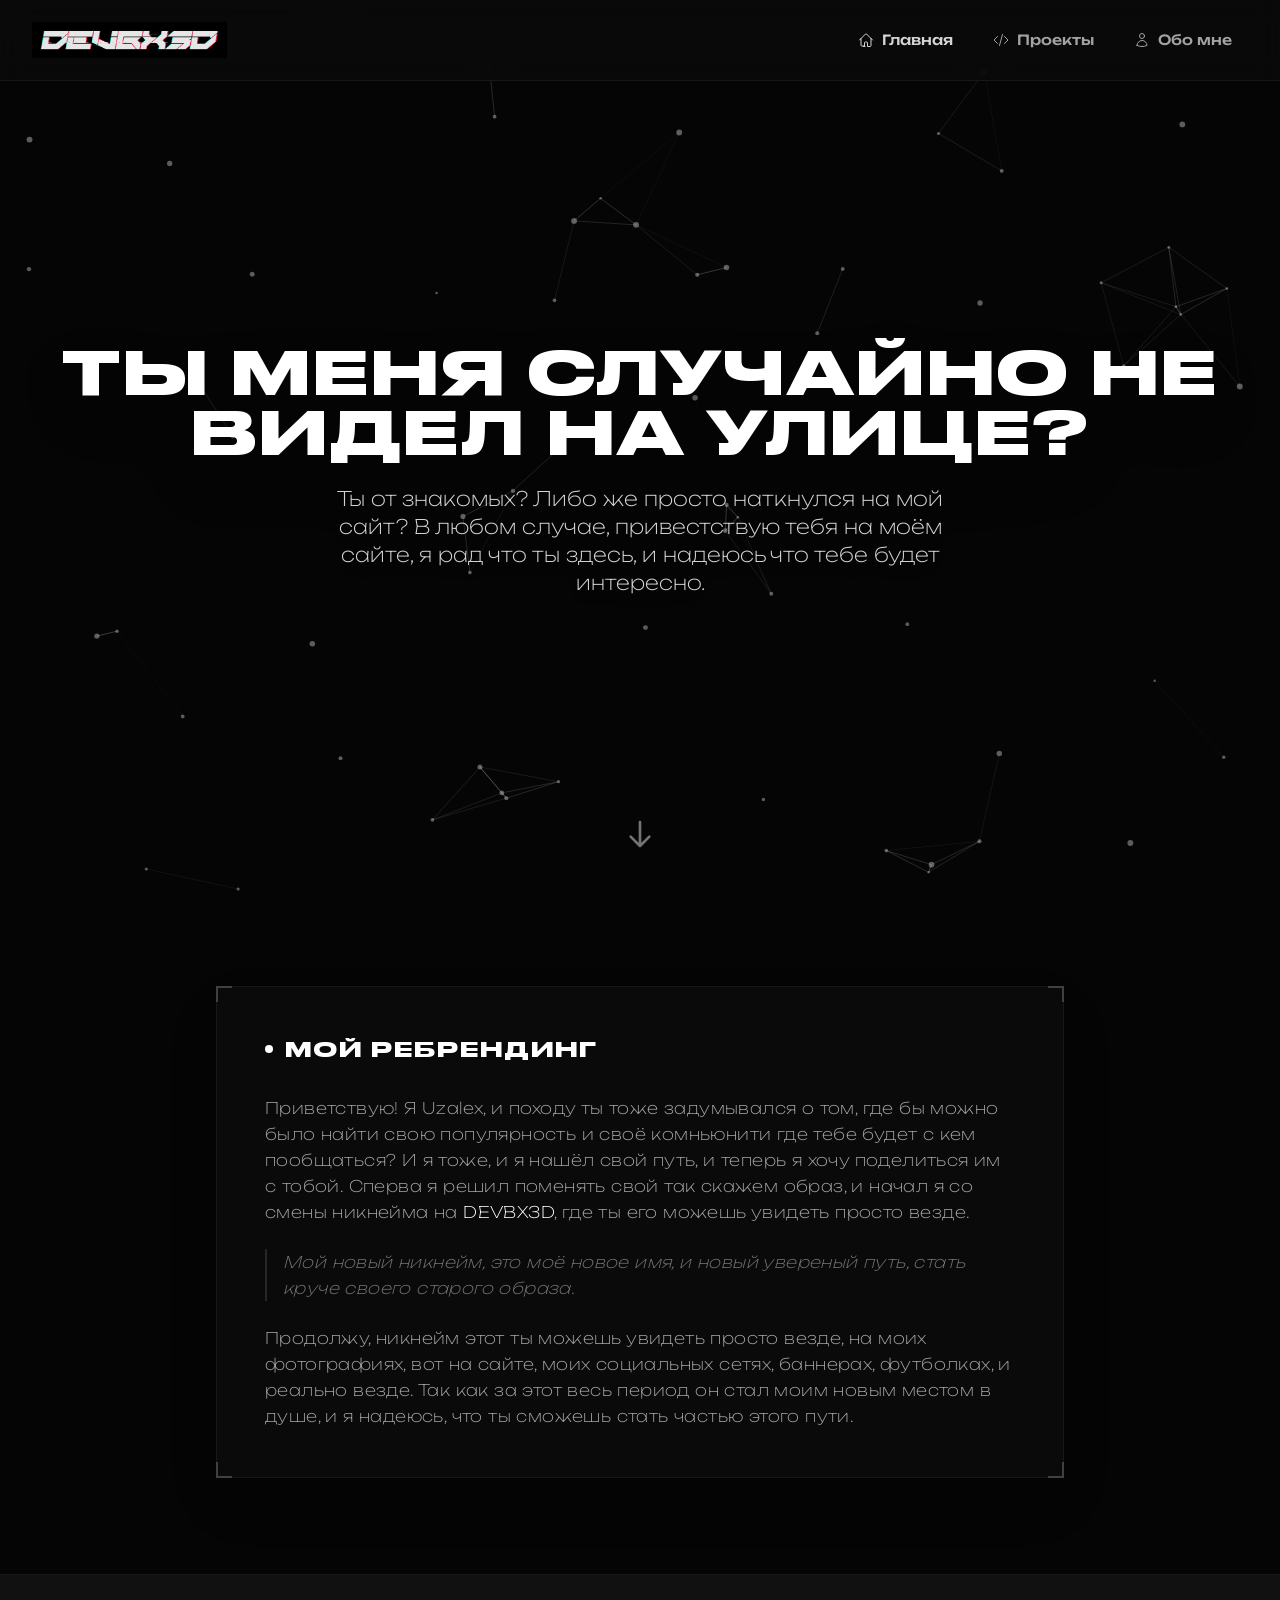
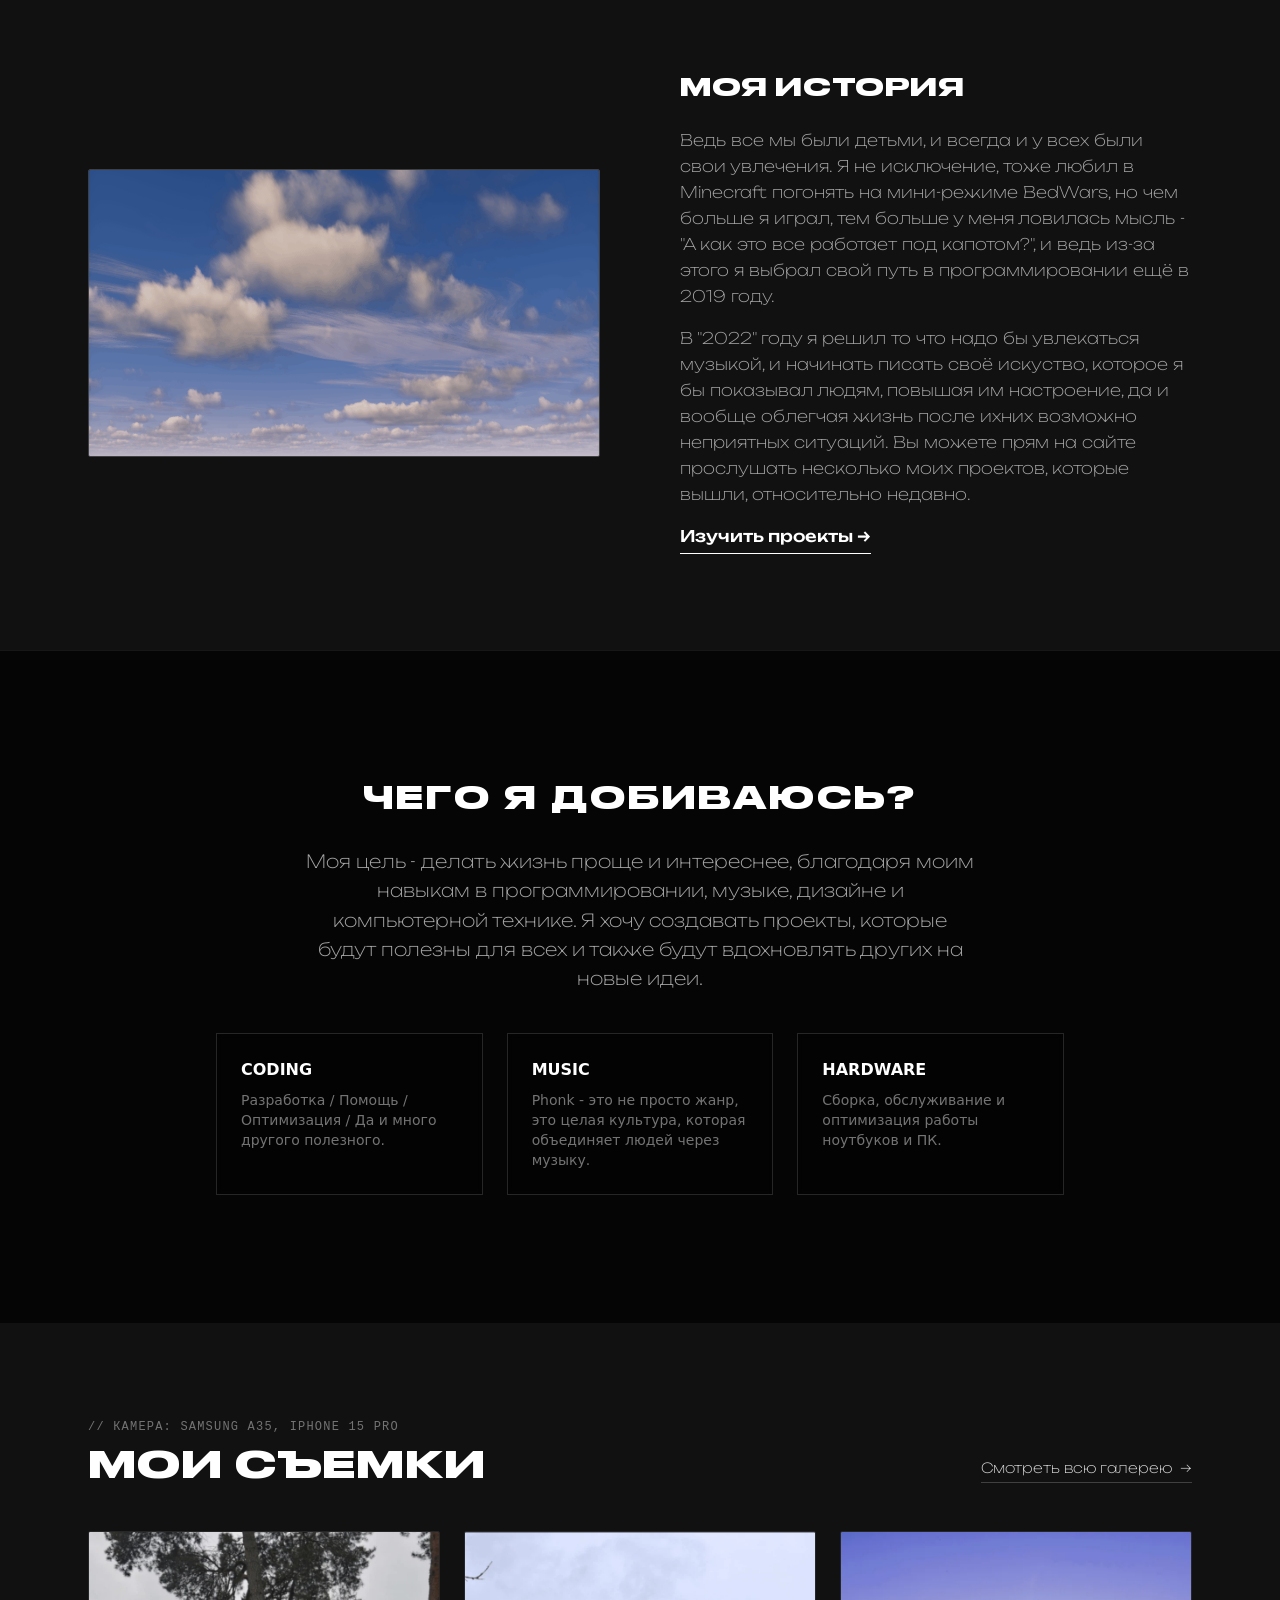
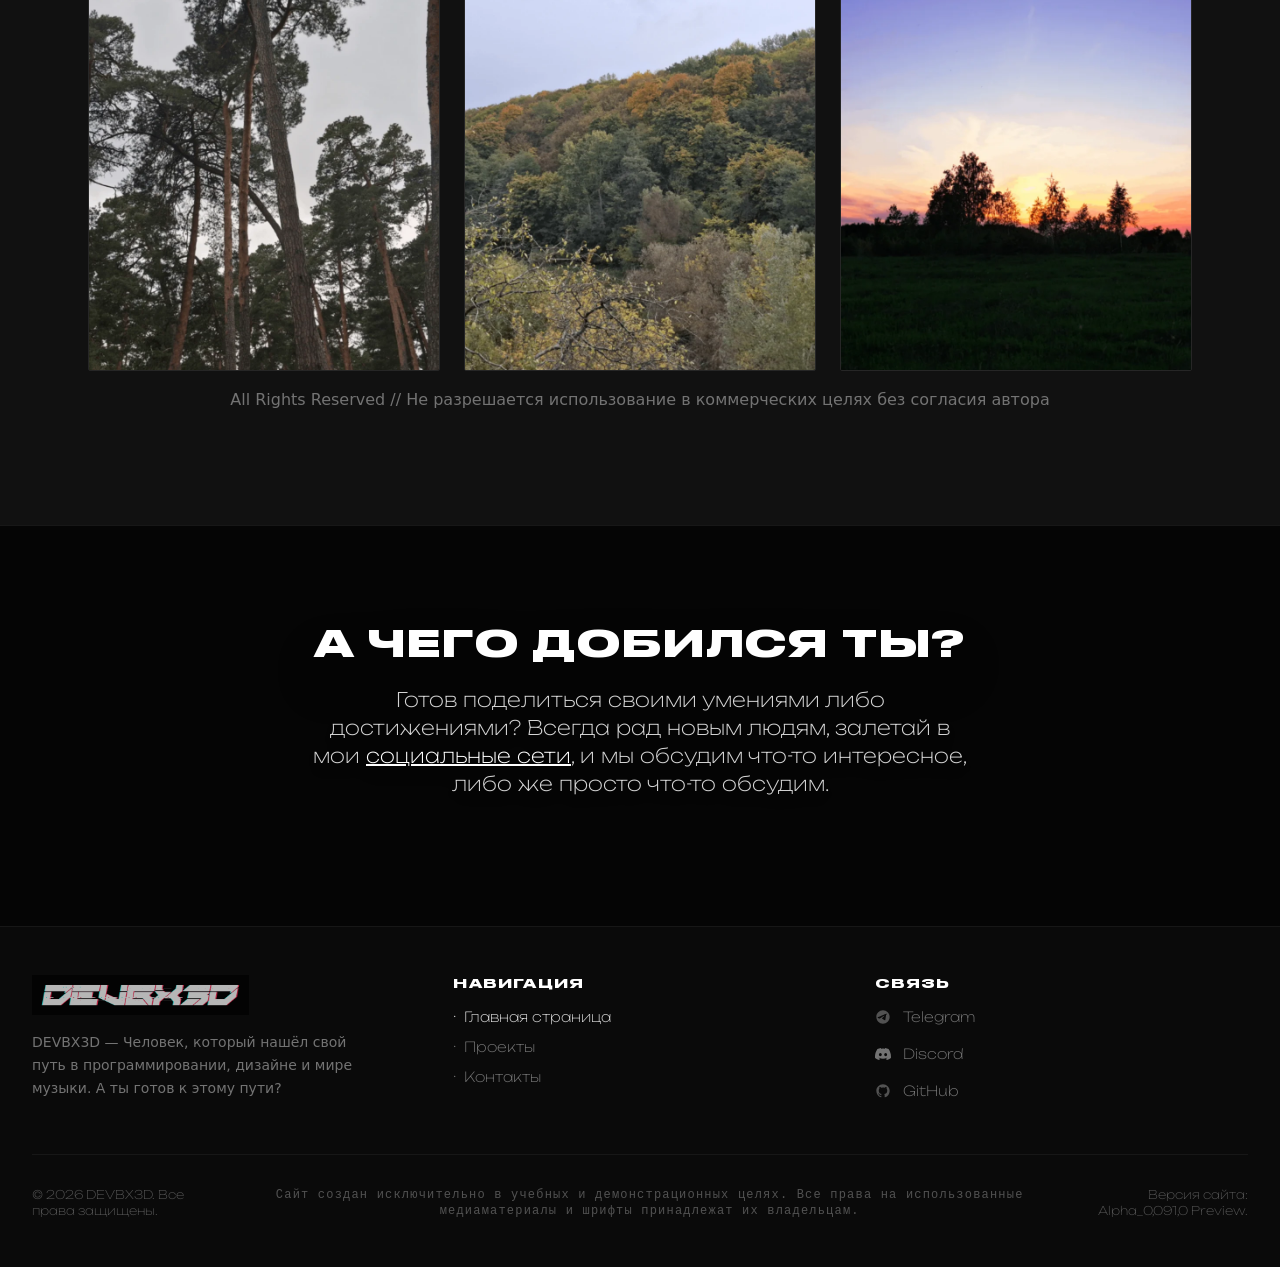
<file: index.html>
<!DOCTYPE html>
<html lang="ru" class="scroll-smooth">
<head>
    <meta charset="UTF-8">
    <script async src="https://www.googletagmanager.com/gtag/js?id=G-2N95GX0T1B"></script>
    <script src="/assets/js/analytics.js"></script>
    <meta name="viewport" content="width=device-width, initial-scale=1.0">
    <title>DEVBX3D | Главная страница</title>
    <meta name="description" content="Всё про меня, мои проекты, мои навыки и многое другое.">
    <meta name="keywords" content="DevBX3D, devbx3d, девбх3д, девбх3в, создание сайтов, программирование, создание музыки, uzalex, Uzalex, юзалех, юзалекс, IT студия">
    <meta property="og:title" content="DevBX3D — Все про меня, мои проекты, навыки, музыка и многое другое.">
    <meta property="og:description" content="Рассмотрите мои проекты, навыки и достижения в области программирования, музыки и дизайна. Узнайте больше обо мне и моих увлечениях.">
    <meta property="og:image" content="https://devbx3d.com/assets/images/logo_m.png">
    <meta property="og:url" content="https://devbx3d.com">
    <meta property="og:type" content="website">
    <script src="/assets/3.4.17"></script>
    <script src="/assets/js/config.js" defer></script>
    <script src="/assets/js/bg.js" defer></script>
    <link rel="icon" type="image/png" href="/favicon.png">
    <link href="assets/style.css" rel="stylesheet">
</head>
<body class="text-neutral-300 font-sans flex flex-col min-h-screen bg-[#050505] antialiased selection:bg-white selection:text-black">

<canvas id="bg-canvas" class="fixed top-0 left-0 w-full h-full -z-10"></canvas>

    <header class="bg-[#0a0a0a]/80 backdrop-blur-md border-b border-neutral-900 fixed top-0 w-full z-50 transition-all">
        <div class="max-w-7xl mx-auto px-6 sm:px-8">
            <div class="flex justify-between items-center h-20">
                <div class="flex-shrink-0">
                    <a href="/" class="flex items-center gap-3 group">
                        <img class="h-9 w-auto object-contain opacity-90 group-hover:opacity-100 group-hover:scale-100 transition-all duration-300" src="assets/images/logo.png" alt="DEVBX3D Logo">
                        <span class="font-druk text-xs text-white tracking-widest hidden sm:block opacity-70 group-hover:opacity-100 transition-all"></span>
                    </a>
                </div>
                
                <nav class="flex space-x-1 sm:space-x-2">
                    <a href="/" class="unb-200 flex items-center gap-2 px-4 py-2 text-sm font-medium text-white-400 hover:text-white rounded-md hover:bg-neutral-900/60 transition-all duration-300">
                        <svg class="w-4 h-4" xmlns="http://www.w3.org/2000/svg" fill="none" viewBox="0 0 24 24" stroke-width="1.5" stroke="currentColor"><path stroke-linecap="round" stroke-linejoin="round" d="m2.25 12 8.954-8.955c.44-.439 1.152-.439 1.591 0L21.75 12M4.5 9.75v10.125c0 .621.504 1.125 1.125 1.125H9.75v-4.875c0-.621.504-1.125 1.125-1.125h2.25c.621 0 1.125.504 1.125 1.125V21.75h4.125c.621 0 1.125-.504 1.125-1.125V9.75M8.25 21.75h2.25" /></svg>
                        <span class="hidden md:inline">Главная</span>
                    </a>
                    <a href="/work/" class="unb-200 flex items-center gap-2 px-4 py-2 text-sm font-medium text-neutral-400 hover:text-white rounded-md hover:bg-neutral-900/60 transition-all duration-300">
                        <svg class="w-4 h-4" xmlns="http://www.w3.org/2000/svg" fill="none" viewBox="0 0 24 24" stroke-width="1.5" stroke="currentColor"><path stroke-linecap="round" stroke-linejoin="round" d="M17.25 6.75 22.5 12l-5.25 5.25m-10.5 0L1.5 12l5.25-5.25m7.5-3-4.5 16.5" /></svg>
                        <span class="hidden md:inline">Проекты</span>
                    </a>
                    <a href="/me/" class="unb-200 flex items-center gap-2 px-4 py-2 text-sm font-medium text-neutral-400 hover:text-white rounded-md hover:bg-neutral-900/60 transition-all duration-300">
                        <svg class="w-4 h-4" xmlns="http://www.w3.org/2000/svg" fill="none" viewBox="0 0 24 24" stroke-width="1.5" stroke="currentColor"><path stroke-linecap="round" stroke-linejoin="round" d="M15.75 6a3.75 3.75 0 1 1-7.5 0 3.75 3.75 0 0 1 7.5 0ZM4.501 20.118a7.5 7.5 0 0 1 14.998 0A17.933 17.933 0 0 1 12 21.75c-2.676 0-5.216-.584-7.499-1.632Z" /></svg>
                        <span class="hidden md:inline">Обо мне</span>
                    </a>
                </nav>
            </div>
        </div>
    </header>

    <main class="flex-grow w-full pt-20">

        <section class="relative w-full h-[90vh] flex flex-col justify-center items-center text-center px-6 overflow-hidden">

            
            <h3 class="font-druk text-4xl md:text-6xl text-white mb-6 uppercase tracking-wider drop-shadow-2xl">
                ТЫ МЕНЯ СЛУЧАЙНО НЕ ВИДЕЛ НА УЛИЦЕ?
            </h3>
            <p class="text-base md:text-xl text-neutral-300 max-w-2xl mx-auto mb-8 unb-200 leading-relaxed drop-shadow-lg">
                Ты от знакомых? Либо же просто наткнулся на мой сайт? В любом случае, привестствую тебя на моём сайте, я рад что ты здесь, и надеюсь что тебе будет интересно.
            </p>

            <div class="absolute bottom-10 animate-bounce text-neutral-500">
                <svg class="w-8 h-8" fill="none" stroke="currentColor" viewBox="0 0 24 24"><path stroke-linecap="round" stroke-linejoin="round" stroke-width="2" d="M19 14l-7 7m0 0l-7-7m7 7V3"></path></svg>
            </div>
        </section>

        <section class="max-w-4xl mx-auto px-6 py-24 relative">
            <div class="bg-[#0a0a0a] p-8 md:p-12 rounded-none border border-neutral-900 shadow-2xl relative group hover:border-neutral-700 transition-all duration-500">
                <div class="absolute -top-[1px] -left-[1px] w-4 h-4 border-t-2 border-l-2 border-neutral-700 group-hover:border-white transition-all"></div>
                <div class="absolute -top-[1px] -right-[1px] w-4 h-4 border-t-2 border-r-2 border-neutral-700 group-hover:border-white transition-all"></div>
                <div class="absolute -bottom-[1px] -left-[1px] w-4 h-4 border-b-2 border-l-2 border-neutral-700 group-hover:border-white transition-all"></div>
                <div class="absolute -bottom-[1px] -right-[1px] w-4 h-4 border-b-2 border-r-2 border-neutral-700 group-hover:border-white transition-all"></div>

                <div class="flex items-center gap-3 mb-8">
                    <span class="w-2 h-2 bg-white rounded-full animate-pulse"></span>
                    <h2 class="text-xl font-druk text-white tracking-widest uppercase">Мой ребрендинг</h2>
                </div>
                
                <div class="unb-200 space-y-6 text-neutral-400 text-base leading-relaxed tracking-wide">
                    <p>Приветствую! Я Uzalex, и походу ты тоже задумывался о том, где бы можно было найти свою популярность и своё комньюнити где тебе будет с кем пообщаться? И я тоже, и я нашёл свой путь, и теперь я хочу поделиться им с тобой. Сперва я решил поменять свой так скажем образ, и начал я со смены никнейма на <span class="text-white">DEVBX3D</span>, где ты его можешь увидеть просто везде.</p>
                    <p class="unb-200 border-l-2 border-neutral-800 pl-4 my-4 italic text-neutral-500">
                        Мой новый никнейм, это моё новое имя, и новый увереный путь, стать круче своего старого образа.
                    </p>
                    <p>Продолжу, никнейм этот ты можешь увидеть просто везде, на моих фотографиях, вот на сайте, моих социальных сетях, баннерах, футболках, и реально везде. Так как за этот весь период он стал моим новым местом в душе, и я надеюсь, что ты сможешь стать частью этого пути.</p>
                </div>
            </div>
        </section>

        <section class="bg-[#111111] border-y border-neutral-900 w-full py-24">
            <div class="max-w-6xl mx-auto px-6">
                <div class="flex flex-col md:flex-row items-center gap-12 md:gap-20">
                    
                    <div class="w-full md:w-1/2 relative">
                        <div class="aspect-video bg-neutral-800 border border-neutral-700 rounded-sm overflow-hidden relative group">
                            <div class="absolute inset-0 flex items-center justify-center text-neutral-600 font-mono text-sm">
                                <img src="assets/images/bg1.png" alt="bg" class="w-full h-full object-cover object-center transition-transform duration-300 group-hover:scale-105">
                            </div>
                            <div class="absolute inset-0 bg-white/5 opacity-0 group-hover:opacity-100 transition-opacity duration-300"></div>
                        </div>
                    </div>

                    <div class="w-full md:w-1/2 flex flex-col justify-center">
                        <h3 class="font-druk text-2xl text-white mb-6 tracking-wide uppercase">МОЯ ИСТОРИЯ</h3>
                        <div class="unb-200 space-y-4 text-neutral-400 leading-relaxed">
                            <p>
                                Ведь все мы были детьми, и всегда и у всех были свои увлечения. Я не исключение, тоже любил в Minecraft погонять на мини-режиме BedWars, но чем больше я играл, тем больше у меня ловилась мысль - "А как это все работает под капотом?", и ведь из-за этого я выбрал свой путь в программировании ещё в 2019 году.
                            </p>
                            <p>
                                В "2022" году я решил то что надо бы увлекаться музыкой, и начинать писать своё искуство, которое я бы показывал людям, повышая им настроение, да и вообще облегчая жизнь после ихних возможно неприятных ситуаций. Вы можете прям на сайте прослушать несколько моих проектов, которые вышли, относительно недавно.
                            </p>
                            <a href="/work/" class="unb-200 inline-block mt-4 text-white font-medium border-b border-white hover:text-neutral-400 hover:border-neutral-400 transition-colors pb-1">
                                Изучить проекты &rarr;
                            </a>
                        </div>
                    </div>

                </div>
            </div>
        </section>

        <section class="max-w-4xl mx-auto px-6 py-32 text-center relative">
            <h2 class="font-druk text-3xl text-white mb-8 tracking-widest uppercase">ЧЕГО Я ДОБИВАЮСЬ?</h2>
            <p class="unb-200 text-neutral-400 text-lg leading-relaxed max-w-2xl mx-auto mb-10">
                Моя цель - делать жизнь проще и интереснее, благодаря моим навыкам в программировании, музыке, дизайне и компьютерной технике. Я хочу создавать проекты, которые будут полезны для всех и также будут вдохновлять других на новые идеи.
            </p>
            <div class="grid grid-cols-1 sm:grid-cols-3 gap-6 text-left">
                <div class="p-6 border border-neutral-800 hover:border-neutral-600 transition-colors bg-black/40 backdrop-blur-sm">
                    <h4 class="text-white font-bold mb-2">CODING</h4>
                    <p class="text-sm text-neutral-500">Разработка / Помощь / Оптимизация / Да и много другого полезного.</p>
                </div>
                <div class="p-6 border border-neutral-800 hover:border-neutral-600 transition-colors bg-black/40 backdrop-blur-sm">
                    <h4 class="text-white font-bold mb-2">MUSIC</h4>
                    <p class="text-sm text-neutral-500">Phonk - это не просто жанр, это целая культура, которая объединяет людей через музыку.</p>
                </div>
                <div class="p-6 border border-neutral-800 hover:border-neutral-600 transition-colors bg-black/40 backdrop-blur-sm">
                    <h4 class="text-white font-bold mb-2">HARDWARE</h4>
                    <p class="text-sm text-neutral-500">Сборка, обслуживание и оптимизация работы ноутбуков и ПК.</p>
                </div>
            </div>
        </section>

        <section class="bg-[#111111] border-b border-neutral-900 w-full py-24">
        <div class="max-w-6xl mx-auto px-6">

        <div class="flex flex-col md:flex-row md:items-end justify-between mb-12 gap-6">
            <div>
                <span class="text-neutral-500 font-mono text-xs uppercase tracking-widest block mb-2">// КАМЕРА: SAMSUNG A35, IPHONE 15 PRO</span>
                <h2 class="font-druk text-3xl md:text-4xl text-white tracking-wide uppercase">МОИ СЪЕМКИ</h2>
            </div>
            <a href="/gallery/" class="unb-200 inline-flex items-center gap-2 text-sm text-neutral-300 hover:text-white border-b border-neutral-700 hover:border-white pb-1 transition-all w-fit">
                Смотреть всю галерею <span>&rarr;</span>
            </a>
        </div>

        <div class="grid grid-cols-1 md:grid-cols-3 gap-6">

            <div class="group relative aspect-[4/5] bg-neutral-900 border border-neutral-800 rounded-sm overflow-hidden">
                <img src="assets/images/p1.png" alt="Съемка 1" class="w-full h-full object-cover transition-transform duration-500 group-hover:scale-105">

                <div class="absolute inset-0 bg-gradient-to-t from-black/80 via-black/20 to-transparent opacity-0 group-hover:opacity-100 transition-opacity duration-300 flex flex-col justify-end p-5">
                    <span class="text-xs text-neutral-400 font-mono mb-1">01 / SHOT</span>
                    <h4 class="text-white text-sm font-medium mb-3">Где-то в лесу</h4>
                    <a href="assets/images/nform/Где-то в лесу.png" download class="inline-flex items-center justify-center gap-2 bg-white/10 hover:bg-white text-white hover:text-black backdrop-blur-md text-xs py-2 px-3 rounded-sm border border-white/20 transition-all font-mono">
                        <svg class="w-3.5 h-3.5" fill="none" stroke="currentColor" viewBox="0 0 24 24">
                            <path stroke-linecap="round" stroke-linejoin="round" stroke-width="2" d="M4 16v1a3 3 0 003 3h10a3 3 0 003-3v-1m-4-4l-4 4m0 0l-4-4m4 4V4"/>
                        </svg>
                        Скачать оригинал
                    </a>
                </div>
            </div>

            <div class="group relative aspect-[4/5] bg-neutral-900 border border-neutral-800 rounded-sm overflow-hidden">
                <img src="assets/images/p2.png" alt="Съемка 2" class="w-full h-full object-cover transition-transform duration-500 group-hover:scale-105">
                
                <div class="absolute inset-0 bg-gradient-to-t from-black/80 via-black/20 to-transparent opacity-0 group-hover:opacity-100 transition-opacity duration-300 flex flex-col justify-end p-5">
                    <span class="text-xs text-neutral-400 font-mono mb-1">02 / SHOT</span>
                    <h4 class="text-white text-sm font-medium mb-3">Осенний день</h4>
                    <a href="assets/images/nform/Осенний день.png" download class="inline-flex items-center justify-center gap-2 bg-white/10 hover:bg-white text-white hover:text-black backdrop-blur-md text-xs py-2 px-3 rounded-sm border border-white/20 transition-all font-mono">
                        <svg class="w-3.5 h-3.5" fill="none" stroke="currentColor" viewBox="0 0 24 24">
                            <path stroke-linecap="round" stroke-linejoin="round" stroke-width="2" d="M4 16v1a3 3 0 003 3h10a3 3 0 003-3v-1m-4-4l-4 4m0 0l-4-4m4 4V4"/>
                        </svg>
                        Скачать оригинал
                    </a>
                </div>
            </div>

            <div class="group relative aspect-[4/5] bg-neutral-900 border border-neutral-800 rounded-sm overflow-hidden">
                <img src="assets/images/p3.png" alt="Съемка 3" class="w-full h-full object-cover transition-transform duration-500 group-hover:scale-105">
                
                <div class="absolute inset-0 bg-gradient-to-t from-black/80 via-black/20 to-transparent opacity-0 group-hover:opacity-100 transition-opacity duration-300 flex flex-col justify-end p-5">
                    <span class="text-xs text-neutral-400 font-mono mb-1">03 / SHOT</span>
                    <h4 class="text-white text-sm font-medium mb-3">Протёртая камера</h4>
                    <a href="assets/images/nform/Протёртая камера.png" download class="inline-flex items-center justify-center gap-2 bg-white/10 hover:bg-white text-white hover:text-black backdrop-blur-md text-xs py-2 px-3 rounded-sm border border-white/20 transition-all font-mono">
                        <svg class="w-3.5 h-3.5" fill="none" stroke="currentColor" viewBox="0 0 24 24">
                            <path stroke-linecap="round" stroke-linejoin="round" stroke-width="2" d="M4 16v1a3 3 0 003 3h10a3 3 0 003-3v-1m-4-4l-4 4m0 0l-4-4m4 4V4"/>
                        </svg>
                        Скачать оригинал
                    </a>
                </div>
            </div>
        </div>
        <p class="text-center text-md text-neutral-500 leading-relaxed font-sans py-4 unb-200">All Rights Reserved // Не разрешается использование в коммерческих целях без согласия автора</p>
    </div>
</section>

<section class="max-w-4xl mx-auto px-6 py-24 text-center relative">
    <h3 class="font-druk text-3xl md:text-4xl text-white mb-6 uppercase tracking-wider drop-shadow-2xl">
                А ЧЕГО ДОБИЛСЯ ТЫ?
            </h3>
            <p class="text-base md:text-xl text-neutral-300 max-w-2xl mx-auto mb-8 unb-200 leading-relaxed drop-shadow-lg">
                Готов поделиться своими умениями либо достижениями? Всегда рад новым людям, залетай в мои <a href="./contacts/" class="text-white underline">социальные сети</a>, и мы обсудим что-то интересное, либо же просто что-то обсудим.
            </p>
</section>
    </main>

    <footer class="bg-[#0a0a0a] border-t border-neutral-900 mt-auto relative z-10">
        <div class="max-w-7xl mx-auto px-6 py-12 sm:px-8">
            <div class="grid grid-cols-1 md:grid-cols-3 gap-12 border-b border-neutral-900 pb-12">
                
                <div class="flex flex-col items-start space-y-4">
                    <a href="#" class="block group">
                        <img class="h-10 w-auto object-contain opacity-70 group-hover:opacity-100 transition-all duration-300" src="assets/images/logo.png" alt="DEVBX3D Logo Footer">
                    </a>
                    <p class="unb-200 text-sm text-neutral-500 leading-relaxed font-sans max-w-xs">
                        DEVBX3D — Человек, который нашёл свой путь в программировании, дизайне и мире музыки. А ты готов к этому пути?
                    </p>
                </div>

                <div>
                    <h3 class="text-xs font-druk text-white tracking-widest uppercase mb-4">Навигация</h3>
                    <ul class="space-y-2.5">
                       <li><a href="/" class="unb-200 text-sm text-white-500 hover:text-white transition-all flex items-center gap-2"><span>&middot;</span> Главная страница</a></li>
                        <li><a href="/work/" class="unb-200 text-sm text-neutral-500 hover:text-white transition-all flex items-center gap-2"><span>&middot;</span> Проекты</a></li>
                        <li><a href="/contacts/" class="unb-200 text-sm text-neutral-500 hover:text-white transition-all flex items-center gap-2"><span>&middot;</span> Контакты</a></li>
                    </ul>
                </div>

                <div>
                    <h3 class="text-xs font-druk text-white tracking-widest uppercase mb-4">Связь</h3>
                    <ul class="space-y-3">
                        <li>
                            <a href="https://t.me/DevBX3D_Official" class="unb-200 inline-flex items-center gap-3 text-sm text-neutral-500 hover:text-white transition-all group">
                                <svg class="w-4 h-4 text-neutral-600 group-hover:text-white transition-all" viewBox="0 0 24 24" fill="currentColor"><path d="M12 2C6.48 2 2 6.48 2 12s4.48 10 10 10 10-4.48 10-10S17.52 2 12 2zm4.64 6.8c-.15 1.58-.8 5.42-1.13 7.19-.14.75-.42 1-.68 1.03-.58.05-1.02-.38-1.58-.75-.88-.58-1.38-.94-2.23-1.5-1-.65-.35-1 .22-1.62.15-.15 2.7-2.46 2.75-2.67.01-.03.01-.15-.06-.21-.07-.06-.17-.04-.25-.02-.11.02-1.84 1.16-5.2 3.43-.49.33-.94.5-1.34.49-.45-.01-1.3-.25-1.94-.46-.78-.26-1.4-.4-1.35-.85.03-.24.35-.48.96-.74 3.76-1.63 6.27-2.71 7.53-3.23 3.58-1.48 4.32-1.74 4.81-1.75.11 0 .35.03.5.16.13.1.17.24.19.34.02.06.03.19.01.26z"/></svg>
                                <span>Telegram</span>
                            </a>
                        </li>
                        <li>
                            <a href="https://discord.gg/qnye4QB46s" class="unb-200 inline-flex items-center gap-3 text-sm text-neutral-500 hover:text-white transition-all group">
                                <svg class="w-4 h-4 text-neutral-500 transition-all" viewBox="0 0 24 24" fill="currentColor"><path d="M20.317 4.37a19.791 19.791 0 0 0-4.885-1.515.074.074 0 0 0-.079.037c-.21.375-.444.864-.608 1.25a18.27 18.27 0 0 0-5.487 0 12.64 12.64 0 0 0-.617-1.25.077.077 0 0 0-.079-.037A19.736 19.736 0 0 0 3.677 4.37a.07.07 0 0 0-.032.027C.533 9.046-.32 13.58.099 18.057a.082.082 0 0 0 .031.057 19.9 19.9 0 0 0 5.993 3.03.078.078 0 0 0 .084-.028c.462-.63.874-1.295 1.226-1.994.021-.041.001-.09-.041-.106a13.093 13.093 0 0 1-1.873-.894.077.077 0 0 1-.008-.128c.126-.093.252-.19.372-.287a.075.075 0 0 1 .077-.011c3.92 1.793 8.18 1.793 12.061 0a.073.073 0 0 1 .078.009c.12.099.246.195.373.289a.077.077 0 0 1-.006.127 12.298 12.298 0 0 1-1.873.894.077.077 0 0 0-.041.107c.36.698.772 1.362 1.225 1.993a.076.076 0 0 0 .084.028 19.839 19.839 0 0 0 6.002-3.03.077.077 0 0 0 .032-.054c.5-5.177-.838-9.674-3.549-13.66a.061.061 0 0 0-.031-.03zM8.02 15.33c-1.183 0-2.157-1.085-2.157-2.419 0-1.333.956-2.419 2.156-2.419 1.21 0 2.176 1.096 2.157 2.42 0 1.333-.956 2.418-2.156 2.418zm7.975 0c-1.183 0-2.157-1.085-2.157-2.419 0-1.333.955-2.419 2.156-2.419 1.21 0 2.176 1.096 2.157 2.42 0 1.333-.946 2.418-2.156 2.418z"/></svg>
                                <span>Discord</span>
                            </a>
                        </li>
                        <li>
                            <a href="https://github.com/UzalexSP" class="unb-200 inline-flex items-center gap-3 text-sm text-neutral-500 hover:text-white transition-all group">
                                <svg class="w-4 h-4 text-neutral-600 group-hover:text-white transition-all" viewBox="0 0 24 24" fill="currentColor"><path fill-rule="evenodd" clip-rule="evenodd" d="M12 2C6.477 2 2 6.477 2 12c0 4.42 2.865 8.166 6.839 9.489.5.092.682-.217.682-.483 0-.237-.008-.866-.013-1.7-2.782.603-3.369-1.34-3.369-1.34-.454-1.156-1.11-1.462-1.11-1.462-.908-.62.069-.608.069-.608 1.003.07 1.531 1.03 1.531 1.03.892 1.529 2.341 1.087 2.91.831.092-.646.35-1.086.636-1.336-2.22-.253-4.555-1.11-4.555-4.943 0-1.091.39-1.984 1.029-2.683-.103-.253-.446-1.27.098-2.647 0 0 .84-.269 2.75 1.025A9.564 9.564 0 0112 6.844c.85.004 1.705.115 2.504.337 1.909-1.294 2.747-1.025 2.747-1.025.546 1.377.203 2.394.1 2.647.64.699 1.028 1.592 1.028 2.683 0 3.842-2.339 4.687-4.566 4.935.359.309.678.919.678 1.852 0 1.336-.012 2.415-.012 2.743 0 .267.18.579.688.481C19.137 20.162 22 16.418 22 12c0-5.523-4.477-10-10-10z"/></svg>
                                <span>GitHub</span>
                            </a>
                        </li>
                    </ul>
                </div>
            </div>
            
            <div class="mt-8 flex flex-col sm:flex-row justify-between items-center gap-4 text-xs font-mono text-neutral-600">
                <p class="unb-200">&copy; 2026 DEVBX3D. Все права защищены.</p>
                <p class="tracking-widest text-center">Сайт создан исключительно в учебных и демонстрационных целях. Все права на использованные медиаматериалы и шрифты принадлежат их владельцам.</p>
                <p class="unb-200 text-right">Версия сайта: Alpha_0,091,0 Preview.</p>
            </div>
        </div>
    </footer>
</body>

</html>
</file>
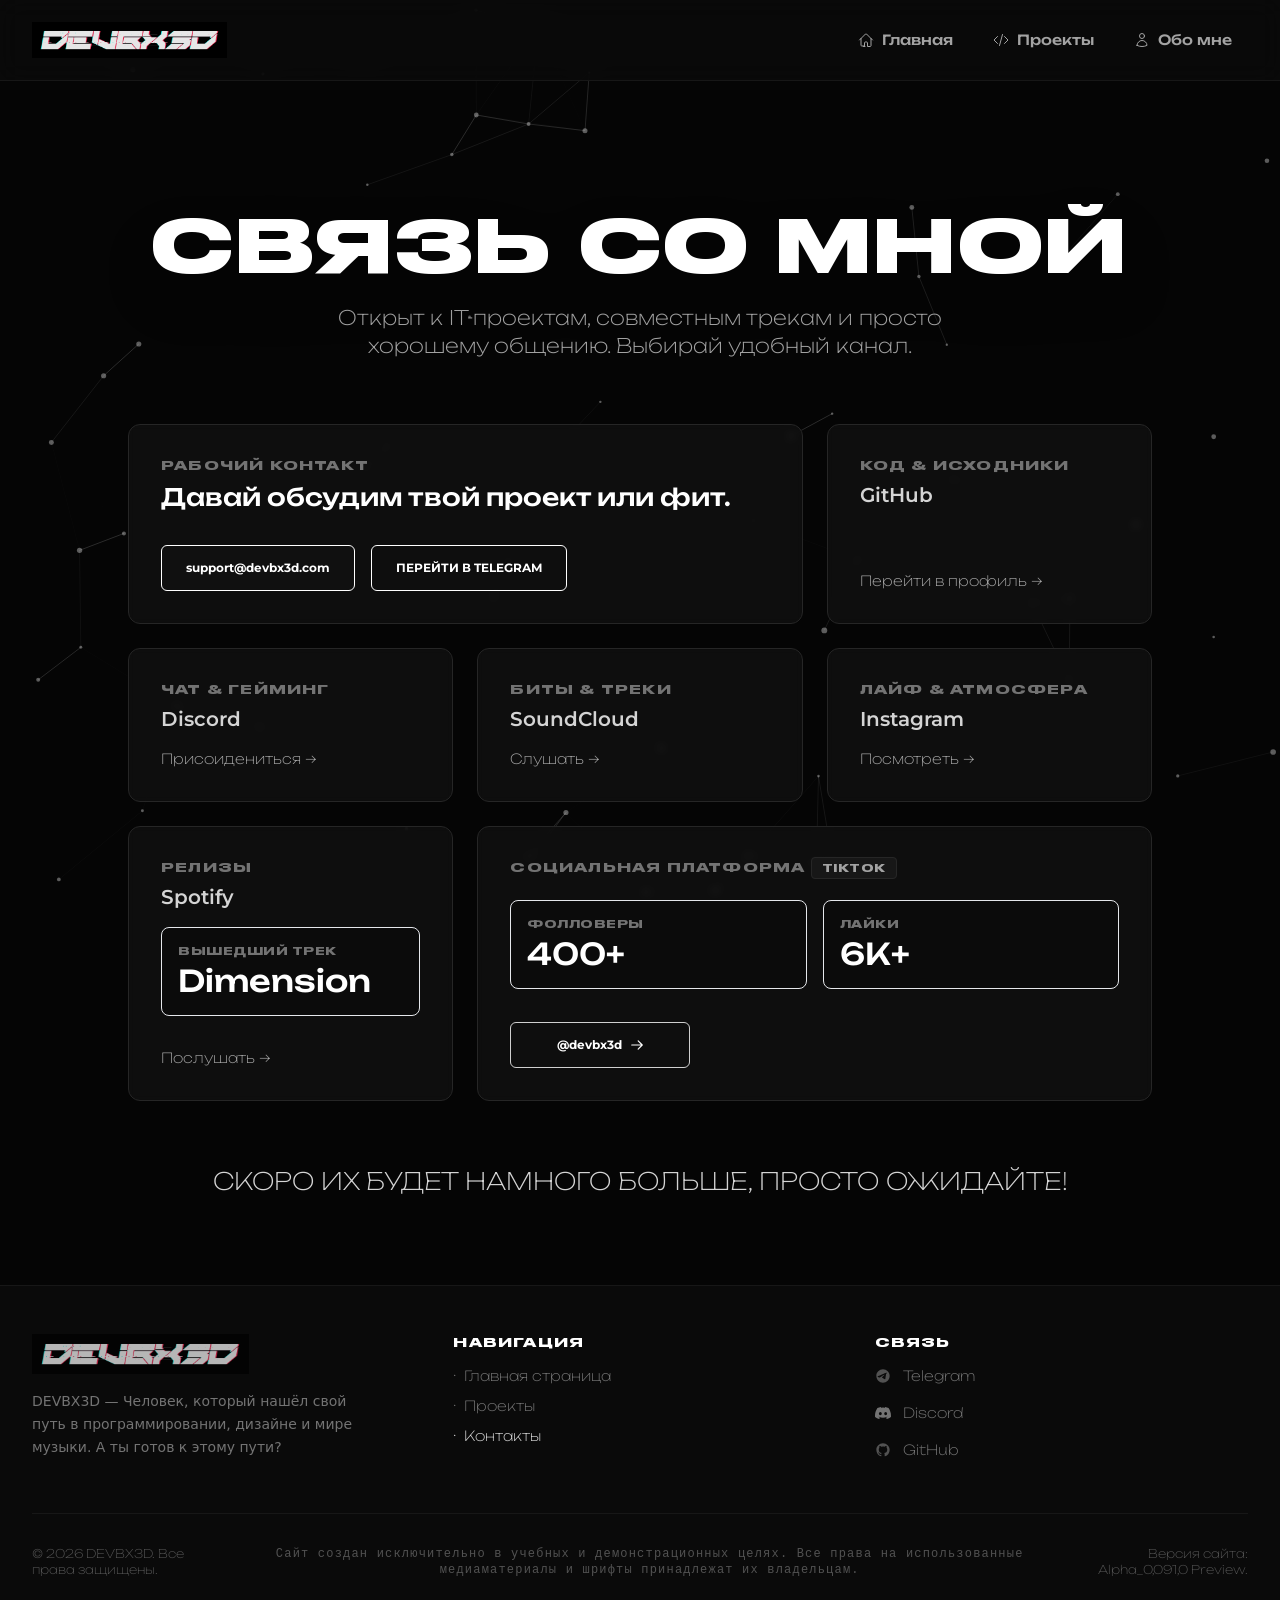
<file: contacts/index.html>
<!DOCTYPE html>
<html lang="ru" class="scroll-smooth">
<head>
    <meta charset="UTF-8">
    <script async src="https://www.googletagmanager.com/gtag/js?id=G-2N95GX0T1B"></script>
    <script src="/assets/js/analytics.js"></script>
    <meta name="viewport" content="width=device-width, initial-scale=1.0">
    <title>DEVBX3D | Связь со мной</title>
    <script src="/assets/3.4.17"></script>
    <script src="/assets/js/config.js" defer></script>
    <script src="/assets/js/bg.js" defer></script>
    <script src="assets/copy.js" defer></script>
    <link rel="icon" type="image/png" href="/favicon.png">
    <link href="/assets/style.css" rel="stylesheet">
</head>
<body class="text-neutral-300 font-sans flex flex-col min-h-screen bg-[#050505] antialiased selection:bg-white selection:text-black">
<canvas id="bg-canvas" class="fixed top-0 left-0 w-full h-full -z-10"></canvas>
    <header class="bg-[#0a0a0a]/80 backdrop-blur-md border-b border-neutral-900 fixed top-0 w-full z-50 transition-all">
        <div class="max-w-7xl mx-auto px-6 sm:px-8">
            <div class="flex justify-between items-center h-20">
                <div class="flex-shrink-0">
                    <a href="/" class="flex items-center gap-3 group">
                        <img class="h-9 w-auto object-contain opacity-90 group-hover:opacity-100 group-hover:scale-100 transition-all duration-300" src="/assets/images/logo.png" alt="DEVBX3D Logo">
                        <span class="font-druk text-xs text-white tracking-widest hidden sm:block opacity-70 group-hover:opacity-100 transition-all"></span>
                    </a>
                </div>
                
                <nav class="flex space-x-1 sm:space-x-2">
                    <a href="/" class="unb-200 flex items-center gap-2 px-4 py-2 text-sm font-medium text-neutral-400 hover:text-white rounded-md hover:bg-neutral-900/60 transition-all duration-300">
                        <svg class="w-4 h-4" xmlns="http://www.w3.org/2000/svg" fill="none" viewBox="0 0 24 24" stroke-width="1.5" stroke="currentColor"><path stroke-linecap="round" stroke-linejoin="round" d="m2.25 12 8.954-8.955c.44-.439 1.152-.439 1.591 0L21.75 12M4.5 9.75v10.125c0 .621.504 1.125 1.125 1.125H9.75v-4.875c0-.621.504-1.125 1.125-1.125h2.25c.621 0 1.125.504 1.125 1.125V21.75h4.125c.621 0 1.125-.504 1.125-1.125V9.75M8.25 21.75h2.25" /></svg>
                        <span class="hidden md:inline">Главная</span>
                    </a>
                    <a href="/work/" class="unb-200 flex items-center gap-2 px-4 py-2 text-sm font-medium text-neutral-400 hover:text-white rounded-md hover:bg-neutral-900/60 transition-all duration-300">
                        <svg class="w-4 h-4" xmlns="http://www.w3.org/2000/svg" fill="none" viewBox="0 0 24 24" stroke-width="1.5" stroke="currentColor"><path stroke-linecap="round" stroke-linejoin="round" d="M17.25 6.75 22.5 12l-5.25 5.25m-10.5 0L1.5 12l5.25-5.25m7.5-3-4.5 16.5" /></svg>
                        <span class="hidden md:inline">Проекты</span>
                    </a>
                    <a href="/me/" class="unb-200 flex items-center gap-2 px-4 py-2 text-sm font-medium text-neutral-400 hover:text-white rounded-md hover:bg-neutral-900/60 transition-all duration-300">
                        <svg class="w-4 h-4" xmlns="http://www.w3.org/2000/svg" fill="none" viewBox="0 0 24 24" stroke-width="1.5" stroke="currentColor"><path stroke-linecap="round" stroke-linejoin="round" d="M15.75 6a3.75 3.75 0 1 1-7.5 0 3.75 3.75 0 0 1 7.5 0ZM4.501 20.118a7.5 7.5 0 0 1 14.998 0A17.933 17.933 0 0 1 12 21.75c-2.676 0-5.216-.584-7.499-1.632Z" /></svg>
                        <span class="hidden md:inline">Обо мне</span>
                    </a>
                </nav>
            </div>
        </div>
    </header>

    <main class="flex-grow w-full pt-20">

        <main class="flex-grow w-full pt-32 pb-20 px-6">
        <div class="max-w-5xl mx-auto">

            <div class="text-center mb-16">
                <h1 class="font-druk text-5xl md:text-7xl text-white uppercase tracking-wider drop-shadow-2xl">СВЯЗЬ СО МНОЙ</h1>
                <p class="unb-200 text-base md:text-xl text-neutral-400 mt-6 max-w-2xl mx-auto leading-relaxed">
                    Открыт к IT-проектам, совместным трекам и просто хорошему общению. Выбирай удобный канал.
                </p>
            </div>

            <div class="grid grid-cols-1 md:grid-cols-3 gap-4 md:gap-6">

                <div class="md:col-span-2  bg-[#111111]/80 backdrop-blur-sm border border-neutral-800 rounded-xl p-8 hover:border-neutral-500 transition-all duration-300 group flex flex-col justify-between">
                    <div class="relative z-10">
                        <h3 class="text-xs font-druk text-neutral-500 tracking-widest uppercase mb-2">Рабочий контакт</h3>
                        <p class="unb-200 md:text-2xl text-white font-medium mb-8">Давай обсудим твой проект или фит.</p>
                    </div>
                    <div class="relative z-10 flex flex-col sm:flex-row gap-4">
                        <button id="copy-email-btn" class="mts-400 px-6 py-3.5 bg-[#111111]/80 text-white border border-white font-bold text-xs rounded-md hover:bg-neutral-200 hover:text-black transition-all duration-300 text-center min-w-[180px]" data-email="support@devbx3d.com">support@devbx3d.com</button>
                        <a href="https://t.me/DevBX3D_Official" target="_blank" rel="noopener noreferrer" class="mts-400 px-6 py-3.5 text-white border border-white font-bold text-xs rounded-md hover:bg-neutral-200 hover:text-black transition-all duration-300 text-center min-w-[180px]">ПЕРЕЙТИ В TELEGRAM</a>
                    </div>
                </div>
                <div class="bg-[#111111]/80 backdrop-blur-sm border border-neutral-800 rounded-xl p-8 hover:border-white/40 transition-all duration-300 group flex flex-col justify-between">
                    <div>
                        <h3 class="text-xs font-druk text-neutral-500 tracking-widest uppercase mb-2">Код & Исходники</h3>
                        <p class="mts-400 text-xl mb-4">GitHub</p>
                    </div>
                    <a href="https://github.com/UzalexSP" target="_blank" class="unb-200 text-sm text-neutral-400 group-hover:text-white transition-all flex items-center gap-2">
                        Перейти в профиль &rarr;
                    </a>
                </div>
                <div class="bg-[#111111]/80 backdrop-blur-sm border border-neutral-800 rounded-xl p-8 hover:border-[#5865F2]/60 transition-all duration-300 group flex flex-col justify-between">
                    <div>
                        <h3 class="text-xs font-druk text-neutral-500 tracking-widest uppercase mb-2">Чат & Гейминг</h3>
                        <p class="mts-400 text-xl mb-4">Discord</p>
                    </div>
                    <a href="https://discord.gg/qnye4QB46s" class="unb-200 text-sm text-neutral-400 group-hover:text-white transition-all flex items-center gap-2">
                        Присоидениться &rarr;
                    </a>
                </div>
                <div class="bg-[#111111]/80 backdrop-blur-sm border border-neutral-800 rounded-xl p-8 hover:border-[#ff5500]/60 transition-all duration-300 group flex flex-col justify-between">
                    <div class="">
                        <h3 class="text-xs font-druk text-neutral-500 tracking-widest uppercase mb-2">Биты & Треки</h3>
                        <p class="mts-400 text-xl mb-4">SoundCloud</p>
                    </div>
                    <a href="https://soundcloud.com/devbx3d" class="unb-200 text-sm text-neutral-400 group-hover:text-white transition-all flex items-center gap-2">
                        Слушать &rarr;
                    </a>
                </div>
                <div class="bg-[#111111]/80 backdrop-blur-sm border border-neutral-800 rounded-xl p-8 hover:border-[#E1306C]/60 transition-all duration-300 group flex flex-col justify-between">
                    <div>
                        <h3 class="text-xs font-druk text-neutral-500 tracking-widest uppercase mb-2">Лайф & Атмосфера</h3>
                        <p class="mts-400 text-xl mb-4">Instagram</p>
                    </div>
                    <a href="https://www.instagram.com/devbx3d/" class="unb-200 text-sm text-neutral-400 group-hover:text-white transition-all flex items-center gap-2">
                        Посмотреть &rarr;
                    </a>
                </div>

                <div class="bg-[#111111]/80 backdrop-blur-sm border border-neutral-800 rounded-xl p-8 hover:border-[#1ed760]/60 transition-all duration-300 group flex flex-col justify-between">
                    <div>
                        <h3 class="text-xs font-druk text-neutral-500 tracking-widest uppercase mb-2">Релизы</h3>
                        <p class="mts-400 text-xl mb-4">Spotify</p>
                    </div>
                    <div class="grid grid-cols-1 gap-4 mb-8">
            <div class="bg-neutral-950/60 border border-neutral-850 p-4 rounded-lg">
                <div class="flex items-center gap-2 mb-1">
                    <span class="text-[10px] uppercase font-druk tracking-wider text-neutral-500">Вышедший трек</span>
                </div>
                <p class="unb-200 text-2xl md:text-3xl text-white font-medium">Dimension</p>
            </div>
        </div>
                    <a href="https://open.spotify.com/artist/1krBEXGMRPRblWfUXU6iaw?si=aimQeSEgQuegAyCsSr2sHQ" class="unb-200 text-sm text-neutral-400 group-hover:text-white transition-all flex items-center gap-2">
                        Послушать &rarr;
                    </a>
                </div>

               <div class="md:col-span-2 md:col-start-2 bg-[#111111]/80 backdrop-blur-sm border border-neutral-800 rounded-xl p-8 hover:border-neutral-500 transition-all duration-300 group flex flex-col justify-between relative overflow-hidden">

    <div class="absolute -top-16 -right-16 w-36 h-36 rounded-full blur-2xl transition-all duration-500"></div>

    <div class="relative z-10">
        <div class="flex items-center justify-between mb-6">
            <h3 class="text-xs font-druk text-neutral-500 tracking-widest uppercase">Социальная платформа <span class="text-[10px] tracking-wider font-bold uppercase px-2.5 py-1 rounded bg-neutral-900 border border-neutral-800 text-neutral-400 group-hover:text-white transition-colors">TikTok</span></h3>
        </div>

        <div class="grid grid-cols-2 gap-4 mb-8">
            <div class="bg-neutral-950/60 border border-neutral-850 p-4 rounded-lg">
                <div class="flex items-center gap-2 mb-1">
                    <span class="text-[10px] uppercase font-druk tracking-wider text-neutral-500">Фолловеры</span>
                </div>
                <p class="unb-200 text-2xl md:text-3xl text-white font-medium">400+</p>
            </div>

            <div class="bg-neutral-950/60 border border-neutral-850 p-4 rounded-lg">
                <div class="flex items-center gap-2 mb-1">
                    <span class="text-[10px] uppercase font-druk tracking-wider text-neutral-500">Лайки</span>
                </div>
                <p class="unb-200 text-2xl md:text-3xl text-white font-medium">6K+</p>
            </div>
        </div>
    </div>

    <div class="relative z-10 flex flex-col sm:flex-row gap-4">
        <a href="https://tiktok.com/@devbx3d" target="_blank" rel="noopener noreferrer" class="mts-400 px-6 py-3.5 text-white border border-white/80 font-bold text-xs rounded-md hover:bg-white hover:text-black transition-all duration-300 text-center min-w-[180px] flex items-center justify-center gap-2 shadow-sm"><span>@devbx3d</span>
            <svg class="w-3.5 h-3.5" fill="none" stroke="currentColor" viewBox="0 0 24 24">
                <path stroke-linecap="round" stroke-linejoin="round" stroke-width="2" d="M14 5l7 7m0 0l-7 7m7-7H3"></path>
            </svg>
        </a>
    </div>
</div>
            </div>
        </div>
        <section class="max-w-5xl mx-auto mt-16">
            <h3 class="text-2xl unb-200 text-white-500 text-center uppercase mb-2">Скоро их будет НАМНОГО больше, просто ожидайте!</h3>
        </section>
    </main>

    <footer class="bg-[#0a0a0a] border-t border-neutral-900 mt-auto relative z-10">
        <div class="max-w-7xl mx-auto px-6 py-12 sm:px-8">
            <div class="grid grid-cols-1 md:grid-cols-3 gap-12 border-b border-neutral-900 pb-12">
                
                <div class="flex flex-col items-start space-y-4">
                    <a href="/" class="block group">
                        <img class="h-10 w-auto object-contain opacity-70 group-hover:opacity-100 transition-all duration-300" src="/assets/images/logo.png" alt="DEVBX3D Logo Footer">
                    </a>
                    <p class="unb-200 text-sm text-neutral-500 leading-relaxed font-sans max-w-xs">DEVBX3D — Человек, который нашёл свой путь в программировании, дизайне и мире музыки. А ты готов к этому пути?</p>
                </div>

                <div>
                    <h3 class="text-xs font-druk text-white tracking-widest uppercase mb-4">Навигация</h3>
                    <ul class="space-y-2.5">
                        <li><a href="/" class="unb-200 text-sm text-neutral-500 hover:text-white transition-all flex items-center gap-2"><span>&middot;</span> Главная страница</a></li>
                        <li><a href="/work/" class="unb-200 text-sm text-neutral-500 hover:text-white transition-all flex items-center gap-2"><span>&middot;</span> Проекты</a></li>
                        <li><a href="/contacts/" class="unb-200 text-sm text-white-500 hover:text-white transition-all flex items-center gap-2"><span>&middot;</span> Контакты</a></li>
                    </ul>
                </div>

                <div>
                    <h3 class="text-xs font-druk text-white tracking-widest uppercase mb-4">Связь</h3>
                    <ul class="space-y-3">
                        <li>
                            <a href="https://t.me/DevBX3D_Official" class="unb-200 inline-flex items-center gap-3 text-sm text-neutral-500 hover:text-white transition-all group">
                                <svg class="w-4 h-4 text-neutral-600 group-hover:text-white transition-all" viewBox="0 0 24 24" fill="currentColor"><path d="M12 2C6.48 2 2 6.48 2 12s4.48 10 10 10 10-4.48 10-10S17.52 2 12 2zm4.64 6.8c-.15 1.58-.8 5.42-1.13 7.19-.14.75-.42 1-.68 1.03-.58.05-1.02-.38-1.58-.75-.88-.58-1.38-.94-2.23-1.5-1-.65-.35-1 .22-1.62.15-.15 2.7-2.46 2.75-2.67.01-.03.01-.15-.06-.21-.07-.06-.17-.04-.25-.02-.11.02-1.84 1.16-5.2 3.43-.49.33-.94.5-1.34.49-.45-.01-1.3-.25-1.94-.46-.78-.26-1.4-.4-1.35-.85.03-.24.35-.48.96-.74 3.76-1.63 6.27-2.71 7.53-3.23 3.58-1.48 4.32-1.74 4.81-1.75.11 0 .35.03.5.16.13.1.17.24.19.34.02.06.03.19.01.26z"/></svg>
                                <span>Telegram</span>
                            </a>
                        </li>
                        <li>
                            <a href="https://discord.gg/qnye4QB46s" class="unb-200 inline-flex items-center gap-3 text-sm text-neutral-500 hover:text-white transition-all group">
                                <svg class="w-4 h-4 text-neutral-500 transition-all" viewBox="0 0 24 24" fill="currentColor"><path d="M20.317 4.37a19.791 19.791 0 0 0-4.885-1.515.074.074 0 0 0-.079.037c-.21.375-.444.864-.608 1.25a18.27 18.27 0 0 0-5.487 0 12.64 12.64 0 0 0-.617-1.25.077.077 0 0 0-.079-.037A19.736 19.736 0 0 0 3.677 4.37a.07.07 0 0 0-.032.027C.533 9.046-.32 13.58.099 18.057a.082.082 0 0 0 .031.057 19.9 19.9 0 0 0 5.993 3.03.078.078 0 0 0 .084-.028c.462-.63.874-1.295 1.226-1.994.021-.041.001-.09-.041-.106a13.093 13.093 0 0 1-1.873-.894.077.077 0 0 1-.008-.128c.126-.093.252-.19.372-.287a.075.075 0 0 1 .077-.011c3.92 1.793 8.18 1.793 12.061 0a.073.073 0 0 1 .078.009c.12.099.246.195.373.289a.077.077 0 0 1-.006.127 12.298 12.298 0 0 1-1.873.894.077.077 0 0 0-.041.107c.36.698.772 1.362 1.225 1.993a.076.076 0 0 0 .084.028 19.839 19.839 0 0 0 6.002-3.03.077.077 0 0 0 .032-.054c.5-5.177-.838-9.674-3.549-13.66a.061.061 0 0 0-.031-.03zM8.02 15.33c-1.183 0-2.157-1.085-2.157-2.419 0-1.333.956-2.419 2.156-2.419 1.21 0 2.176 1.096 2.157 2.42 0 1.333-.956 2.418-2.156 2.418zm7.975 0c-1.183 0-2.157-1.085-2.157-2.419 0-1.333.955-2.419 2.156-2.419 1.21 0 2.176 1.096 2.157 2.42 0 1.333-.946 2.418-2.156 2.418z"/></svg>
                                <span>Discord</span>
                            </a>
                        </li>
                        <li>
                            <a href="https://github.com/UzalexSP" class="unb-200 inline-flex items-center gap-3 text-sm text-neutral-500 hover:text-white transition-all group">
                                <svg class="w-4 h-4 text-neutral-600 group-hover:text-white transition-all" viewBox="0 0 24 24" fill="currentColor"><path fill-rule="evenodd" clip-rule="evenodd" d="M12 2C6.477 2 2 6.477 2 12c0 4.42 2.865 8.166 6.839 9.489.5.092.682-.217.682-.483 0-.237-.008-.866-.013-1.7-2.782.603-3.369-1.34-3.369-1.34-.454-1.156-1.11-1.462-1.11-1.462-.908-.62.069-.608.069-.608 1.003.07 1.531 1.03 1.531 1.03.892 1.529 2.341 1.087 2.91.831.092-.646.35-1.086.636-1.336-2.22-.253-4.555-1.11-4.555-4.943 0-1.091.39-1.984 1.029-2.683-.103-.253-.446-1.27.098-2.647 0 0 .84-.269 2.75 1.025A9.564 9.564 0 0112 6.844c.85.004 1.705.115 2.504.337 1.909-1.294 2.747-1.025 2.747-1.025.546 1.377.203 2.394.1 2.647.64.699 1.028 1.592 1.028 2.683 0 3.842-2.339 4.687-4.566 4.935.359.309.678.919.678 1.852 0 1.336-.012 2.415-.012 2.743 0 .267.18.579.688.481C19.137 20.162 22 16.418 22 12c0-5.523-4.477-10-10-10z"/></svg>
                                <span>GitHub</span>
                            </a>
                        </li>
                    </ul>
                </div>
            </div>
            
            <div class="mt-8 flex flex-col sm:flex-row justify-between items-center gap-4 text-xs font-mono text-neutral-600">
                <p class="unb-200">&copy; 2026 DEVBX3D. Все права защищены.</p>
                <p class="tracking-widest text-center">Сайт создан исключительно в учебных и демонстрационных целях. Все права на использованные медиаматериалы и шрифты принадлежат их владельцам.</p>
                <p class="unb-200 text-right">Версия сайта: Alpha_0,091,0 Preview.</p>
            </div>
        </div>
    </footer>
</body>
</html>
</file>
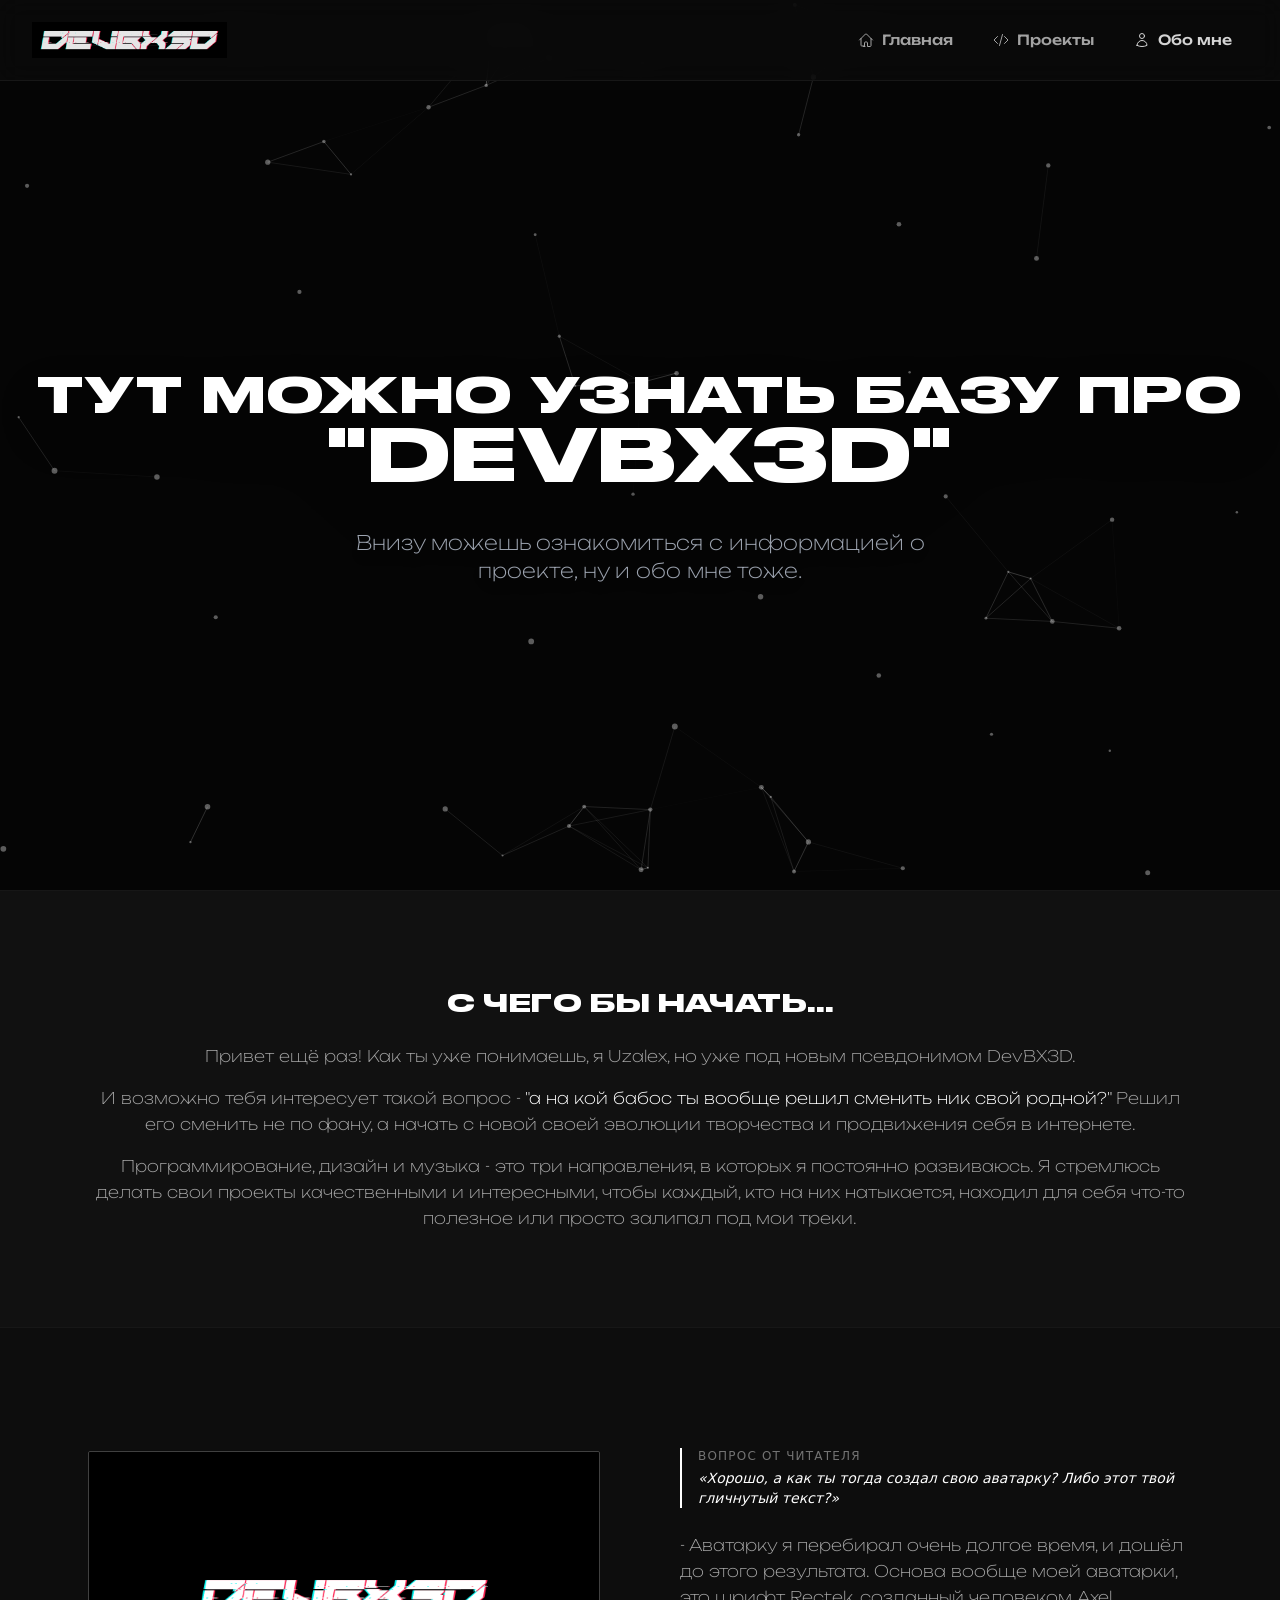
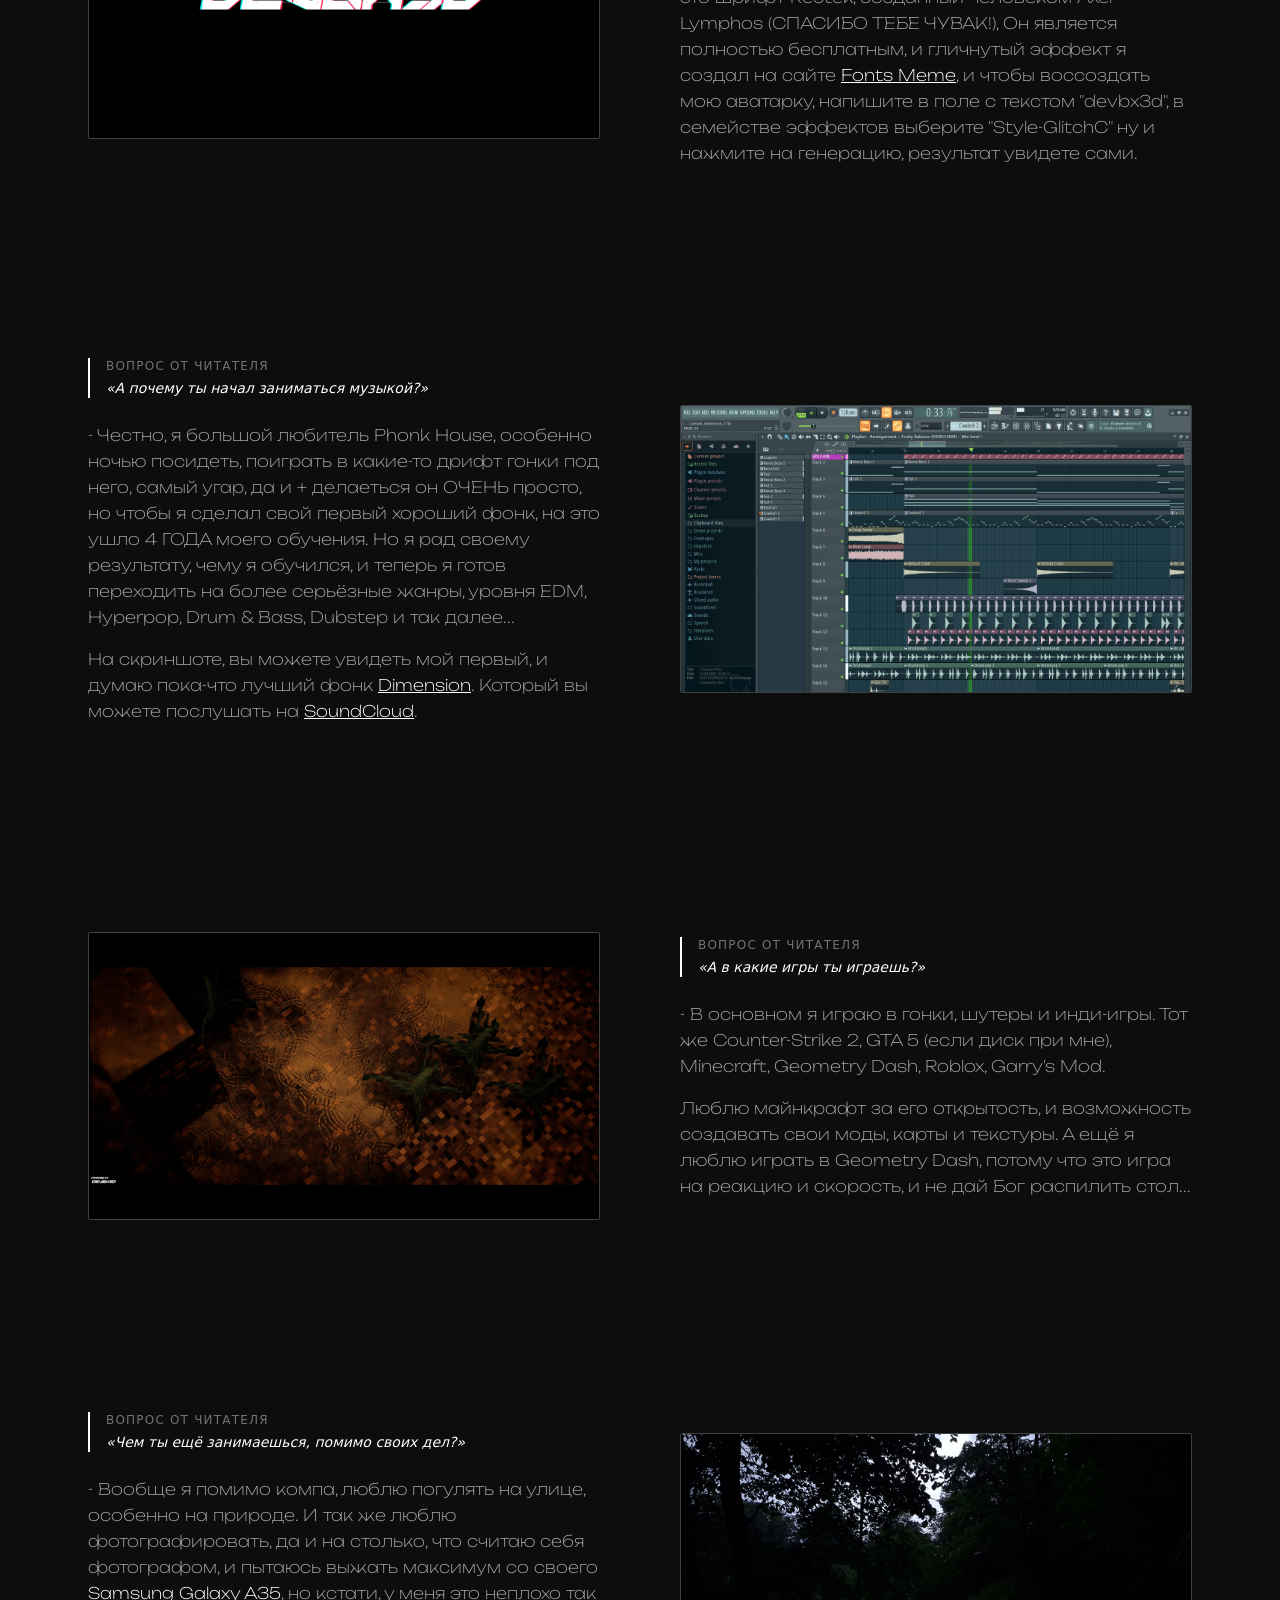
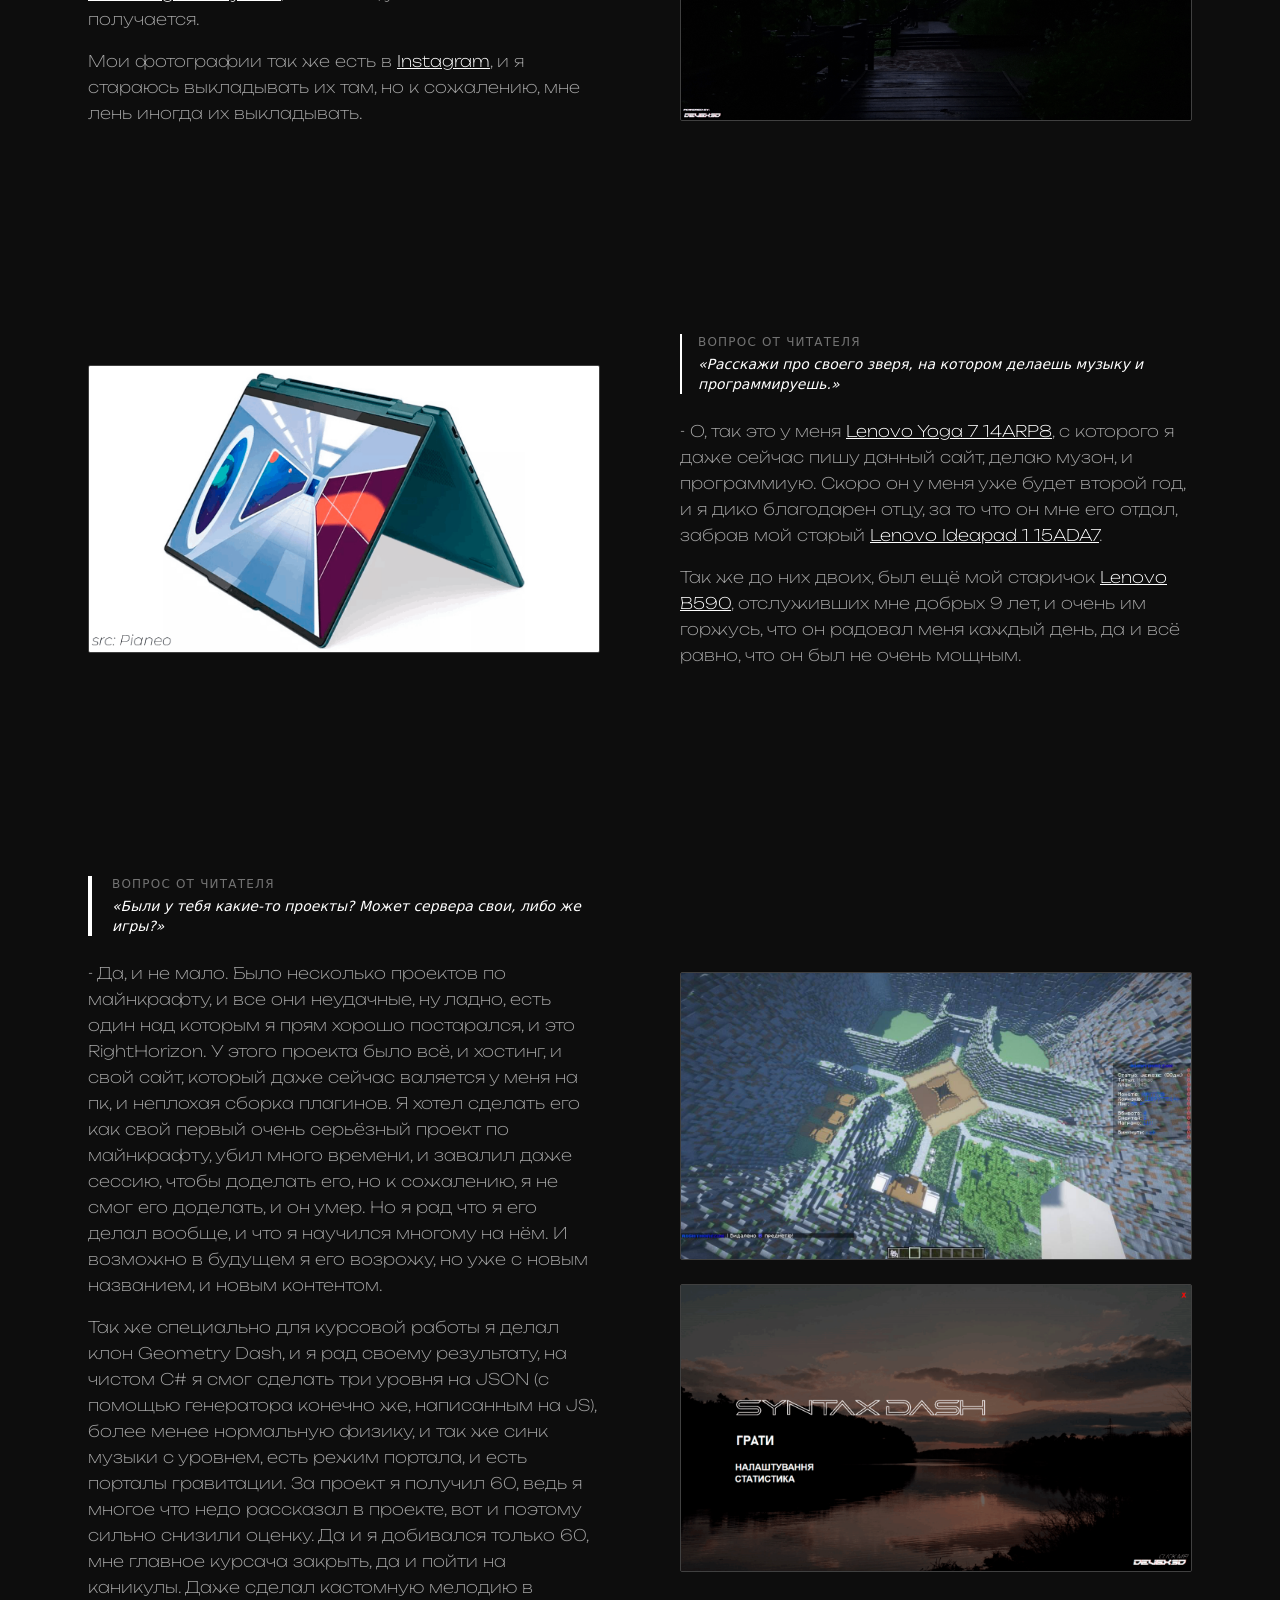
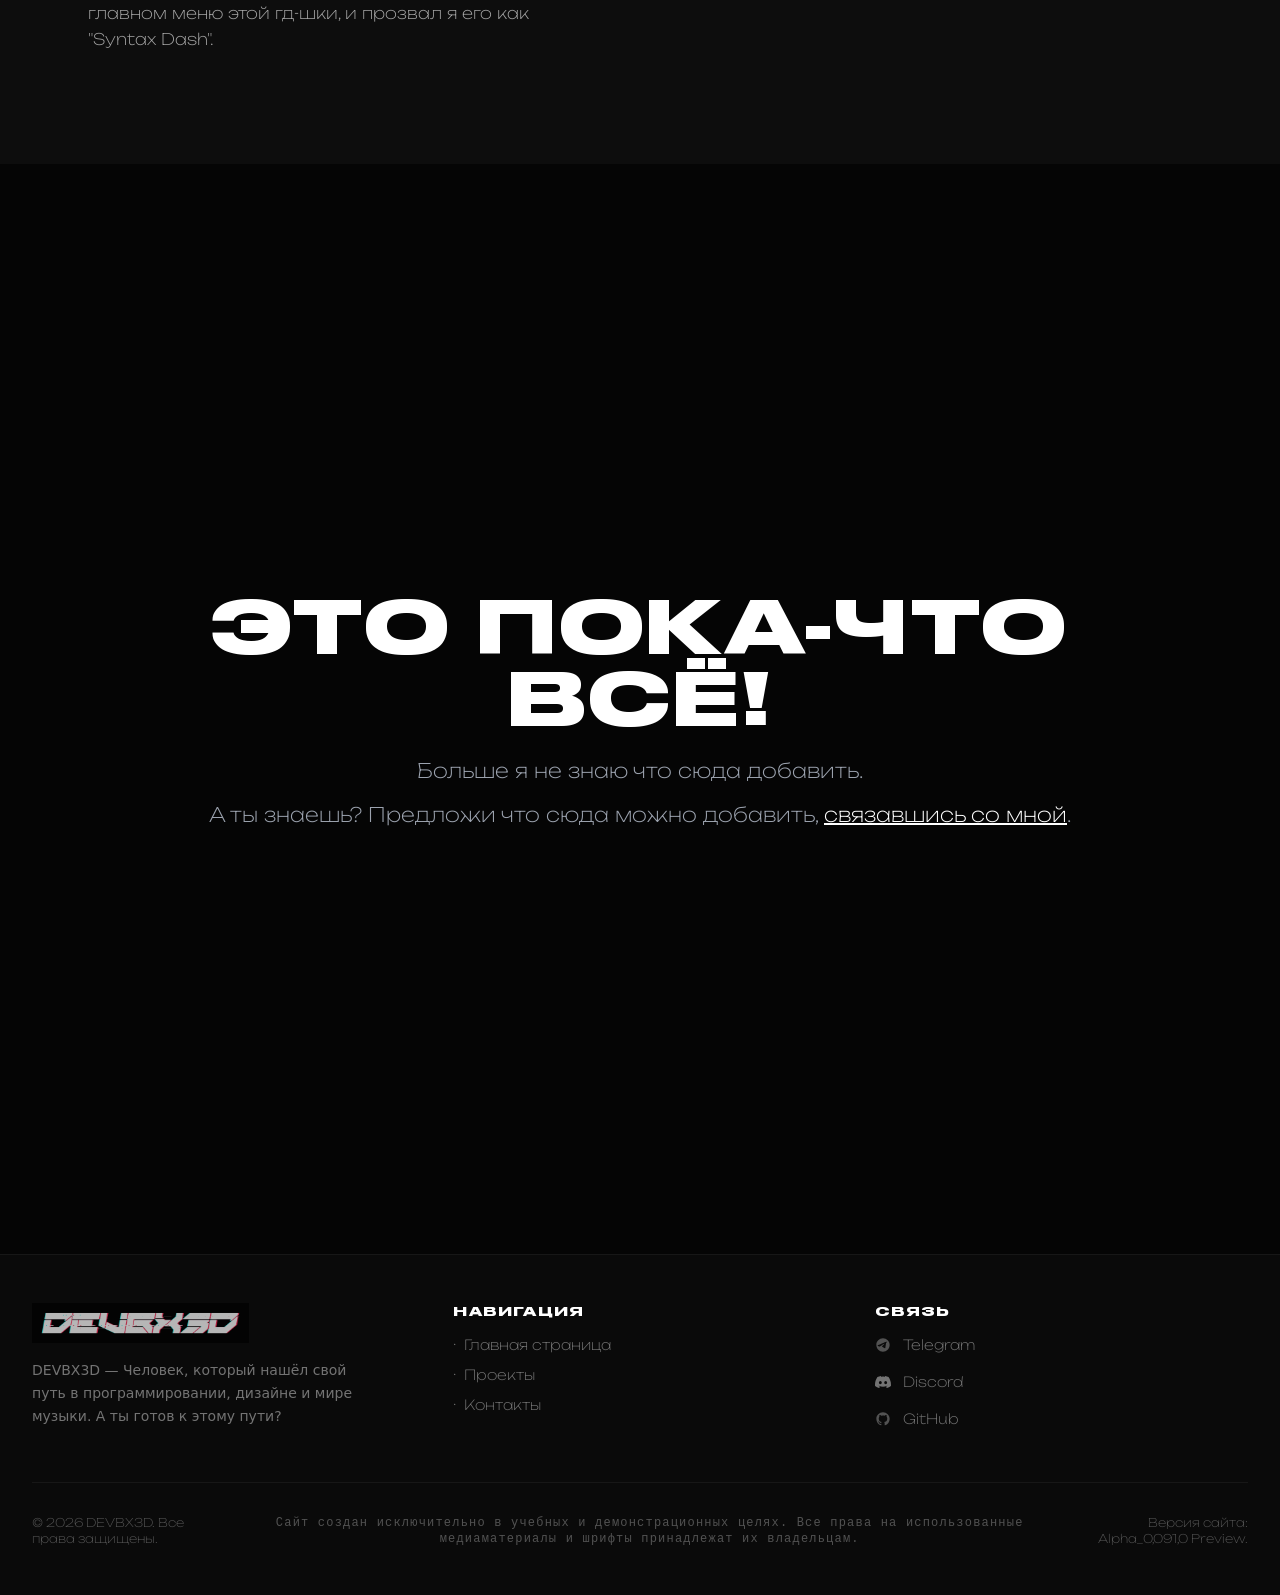
<file: me/index.html>
<!DOCTYPE html>
<html lang="ru" class="scroll-smooth">
<head>
    <meta charset="UTF-8">
    <script async src="https://www.googletagmanager.com/gtag/js?id=G-2N95GX0T1B"></script>
    <script src="/assets/js/analytics.js"></script>
    <meta name="viewport" content="width=device-width, initial-scale=1.0">
    <title>DEVBX3D | Обо мне</title>
    <script src="/assets/3.4.17"></script>
    <script src="/assets/js/config.js" defer></script>
    <script src="/assets/js/bg.js" defer></script>
    <link rel="icon" type="image/png" href="/favicon.png">
    <link href="/assets/style.css" rel="stylesheet">
</head>
<body class="text-neutral-300 font-sans flex flex-col min-h-screen bg-[#050505] antialiased selection:bg-white selection:text-black">
<canvas id="bg-canvas" class="fixed top-0 left-0 w-full h-full -z-10"></canvas>
    <header class="bg-[#0a0a0a]/80 backdrop-blur-md border-b border-neutral-900 fixed top-0 w-full z-50 transition-all">
        <div class="max-w-7xl mx-auto px-6 sm:px-8">
            <div class="flex justify-between items-center h-20">
                <div class="flex-shrink-0">
                    <a href="/" class="flex items-center gap-3 group">
                        <img class="h-9 w-auto object-contain opacity-90 group-hover:opacity-100 group-hover:scale-100 transition-all duration-300" src="/assets/images/logo.png" alt="DEVBX3D Logo">
                        <span class="font-druk text-xs text-white tracking-widest hidden sm:block opacity-70 group-hover:opacity-100 transition-all"></span>
                    </a>
                </div>
                
                <nav class="flex space-x-1 sm:space-x-2">
                    <a href="/" class="unb-200 flex items-center gap-2 px-4 py-2 text-sm font-medium text-neutral-400 hover:text-white rounded-md hover:bg-neutral-900/60 transition-all duration-300">
                        <svg class="w-4 h-4" xmlns="http://www.w3.org/2000/svg" fill="none" viewBox="0 0 24 24" stroke-width="1.5" stroke="currentColor"><path stroke-linecap="round" stroke-linejoin="round" d="m2.25 12 8.954-8.955c.44-.439 1.152-.439 1.591 0L21.75 12M4.5 9.75v10.125c0 .621.504 1.125 1.125 1.125H9.75v-4.875c0-.621.504-1.125 1.125-1.125h2.25c.621 0 1.125.504 1.125 1.125V21.75h4.125c.621 0 1.125-.504 1.125-1.125V9.75M8.25 21.75h2.25" /></svg>
                        <span class="hidden md:inline">Главная</span>
                    </a>
                    <a href="/work/" class="unb-200 flex items-center gap-2 px-4 py-2 text-sm font-medium text-neutral-400 hover:text-white rounded-md hover:bg-neutral-900/60 transition-all duration-300">
                        <svg class="w-4 h-4" xmlns="http://www.w3.org/2000/svg" fill="none" viewBox="0 0 24 24" stroke-width="1.5" stroke="currentColor"><path stroke-linecap="round" stroke-linejoin="round" d="M17.25 6.75 22.5 12l-5.25 5.25m-10.5 0L1.5 12l5.25-5.25m7.5-3-4.5 16.5" /></svg>
                        <span class="hidden md:inline">Проекты</span>
                    </a>
                    <a href="/me/" class="unb-200 flex items-center gap-2 px-4 py-2 text-sm font-medium text-white-800 hover:text-white rounded-md hover:bg-neutral-900/60 transition-all duration-300">
                        <svg class="w-4 h-4" xmlns="http://www.w3.org/2000/svg" fill="none" viewBox="0 0 24 24" stroke-width="1.5" stroke="currentColor"><path stroke-linecap="round" stroke-linejoin="round" d="M15.75 6a3.75 3.75 0 1 1-7.5 0 3.75 3.75 0 0 1 7.5 0ZM4.501 20.118a7.5 7.5 0 0 1 14.998 0A17.933 17.933 0 0 1 12 21.75c-2.676 0-5.216-.584-7.499-1.632Z" /></svg>
                        <span class="hidden md:inline">Обо мне</span>
                    </a>
                </nav>
            </div>
        </div>
    </header>

    <main class="flex-grow w-full pt-20">
        <section class="relative w-full h-[90vh] flex flex-col justify-center items-center text-center px-6 overflow-hidden">
            <h3 class="font-druk text-4xl md:text-5xl text-white mb-6 uppercase tracking-wider drop-shadow-2xl py-4">ТУТ МОЖНО УЗНАТЬ БАЗУ ПРО <span class="md:text-7xl py-4">"DEVBX3D"</span></h3>
            <p class="unb-200 text-base md:text-xl text-gray-400 max-w-2xl mx-auto mb-8 leading-relaxed drop-shadow-lg">Внизу можешь ознакомиться с информацией о проекте, ну и обо мне тоже.</p>
        </section>

            <section class="bg-[#111111] border-y border-neutral-900 w-full py-24">
            <div class="max-w-6xl mx-auto px-6">
                <div class="flex flex-col md:flex-row items-center gap-12 md:gap-20">
                    <div class="w-full text-center flex flex-col justify-center">
                        <h3 class="font-druk text-2xl text-white mb-6 tracking-wide uppercase">С ЧЕГО БЫ НАЧАТЬ...</h3>
                        <div class="unb-200 space-y-4 text-neutral-400 leading-relaxed">
                            <p>
                                Привет ещё раз! Как ты уже понимаешь, я Uzalex, но уже под новым псевдонимом DevBX3D.
                            </p>
                            <p>
                                И возможно тебя интересует такой вопрос - <span class="text-white">"а на кой бабос ты вообще решил сменить ник свой родной?"</span> Решил его сменить не по фану, а начать с новой своей эволюции творчества и продвижения себя в интернете.
                            </p>
                            <p>
                                Программирование, дизайн и музыка - это три направления, в которых я постоянно развиваюсь. Я стремлюсь делать свои проекты качественными и интересными, чтобы каждый, кто на них натыкается, находил для себя что-то полезное или просто залипал под мои треки.
                            </p>
                        </section>

            <section class="bg-[#111111]/75 border-neutral-900 w-full py-24">
            <div class="max-w-6xl mx-auto px-6">
                <div class="flex flex-col md:flex-row items-center gap-12 md:gap-20">
                    
                    <div class="w-full md:w-1/2 relative">
                        <div class="aspect-video bg-neutral-800 border border-neutral-700 rounded-sm overflow-hidden relative group">
                            <div class="absolute inset-0 flex items-center justify-center text-neutral-600 font-mono text-sm">
                                <img src="assets/img/logo_result.png" alt="DEVBX3D Avatar" class="w-full h-full object-cover">
                            </div>
                            <div class="absolute inset-0 bg-white/5 opacity-0 group-hover:opacity-100 transition-opacity duration-300"></div>
                        </div>
                    </div>

                    <div class="w-full md:w-1/2 flex flex-col justify-center">
                           <div class="border-l-2 border-white pl-4 my-6 text-left max-w-2xl mx-auto">
                                <p class="text-xs uppercase tracking-widest text-neutral-500 font-sans">Вопрос от читателя</p>
                                <p class="text-white italic text-sm mt-1 font-medium">«Хорошо, а как ты тогда создал свою аватарку? Либо этот твой гличнутый текст?»</p>
                            </div>
                            <p class="unb-200 text-neutral-400 leading-relaxed">
                                - Аватарку я перебирал очень долгое время, и дошёл до этого результата. Основа вообще моей аватарки, это шрифт Rectek, созданный человеком Axel Lymphos (СПАСИБО ТЕБЕ ЧУВАК!), Он является полностью бесплатным, и гличнутый эффект я создал на сайте <a href="https://fontmeme.com/fonts/rektec-font/" target="_blank" class="text-white hover:text-blue-400 transition-all underline">Fonts Meme</a>, и чтобы воссоздать мою аватарку, напишите в поле с текстом "devbx3d", в семействе эффектов выберите "Style-GlitchC" ну и нажмите на генерацию, результат увидете сами.    
                            </p>
                        </div>
                    </div>
                </div>
            </div>
        </section>

        <section class="bg-[#111111]/75 border-neutral-900 w-full py-24">
        <div class="max-w-6xl mx-auto px-6">
        <div class="flex flex-col md:flex-row items-center gap-12 md:gap-20">
            <div class="w-full md:w-1/2 flex flex-col justify-center">
                <div class="border-l-2 border-white pl-4 mb-6 text-left max-w-2xl">
                    <p class="text-xs uppercase tracking-widest text-neutral-500 font-sans">Вопрос от читателя</p>
                    <p class="text-white italic text-sm mt-1 font-medium">«А почему ты начал заниматься музыкой?»</p>
                </div>
                <p class="unb-200 text-neutral-400 leading-relaxed">
                    - Честно, я большой любитель Phonk House, особенно ночью посидеть, поиграть в какие-то дрифт гонки под него, самый угар, да и + делаеться он ОЧЕНЬ просто, но чтобы я сделал свой первый хороший фонк, на это ушло 4 ГОДА моего обучения. Но я рад своему результату, чему я обучился, и теперь я готов переходить на более серьёзные жанры, уровня EDM, Hyperpop, Drum & Bass, Dubstep и так далее...   
                </p>
                <p class="unb-200 text-neutral-400 leading-relaxed py-4">
                    На скриншоте, вы можете увидеть мой первый, и думаю пока-что лучший фонк <a href="https://soundcloud.com/devbx3d/dimension" target="_blank" class="text-white hover:text-blue-400 transition-all underline">Dimension</a>. Который вы можете послушать на <a href="https://soundcloud.com/devbx3d" target="_blank" class="text-white hover:text-blue-400 transition-all underline">SoundCloud</a>.
                </p>
            </div>

            <div class="w-full md:w-1/2 relative">
                <div class="aspect-video bg-neutral-800 border border-neutral-700 rounded-sm overflow-hidden relative group">
                    <div class="absolute inset-0 flex items-center justify-center text-neutral-600 font-mono text-sm">
                        <img src="assets/img/dimension.png" alt="Dimension - DevBX3D" class="w-full h-full object-cover">
                    </div>
                    <div class="absolute inset-0 bg-white/5 opacity-0 group-hover:opacity-100 transition-opacity duration-300"></div>
                </div>
            </div>

        </div>
    </div>
</section>

        <section class="bg-[#111111]/75 border-neutral-900 w-full py-24">
            <div class="max-w-6xl mx-auto px-6">
                <div class="flex flex-col md:flex-row items-center gap-12 md:gap-20">
                    
                    <div class="w-full md:w-1/2 relative">
                        <div class="aspect-video bg-neutral-800 border border-neutral-700 rounded-sm overflow-hidden relative group">
                            <div class="absolute inset-0 flex items-center justify-center text-neutral-600 font-mono text-sm">
                                <img src="assets/img/minecraft.png" alt="Minecraft" class="w-full h-full object-cover">
                            </div>
                            <div class="absolute inset-0 bg-white/5 opacity-0 group-hover:opacity-100 transition-opacity duration-300"></div>
                        </div>
                    </div>

                    <div class="w-full md:w-1/2 flex flex-col justify-center">
                           <div class="border-l-2 border-white pl-4 mb-6 text-left max-w-2xl">
                    <p class="text-xs uppercase tracking-widest text-neutral-500 font-sans">Вопрос от читателя</p>
                    <p class="text-white italic text-sm mt-1 font-medium">«А в какие игры ты играешь?»</p>
                </div>
                            <p class="unb-200 text-neutral-400 leading-relaxed">
                                - В основном я играю в гонки, шутеры и инди-игры. Тот же Counter-Strike 2, GTA 5 (если диск при мне), Minecraft, Geometry Dash, Roblox, Garry's Mod.
                            </p>
                            <p class="unb-200 text-neutral-400 leading-relaxed py-4">
                                Люблю майнкрафт за его открытость, и возможность создавать свои моды, карты и текстуры. А ещё я люблю играть в Geometry Dash, потому что это игра на реакцию и скорость, и не дай Бог распилить стол...
                            </p>
                        </div>
                    </div>
                </div>
            </div>
        </section>

        <section class="bg-[#111111]/75 border-neutral-900 w-full py-24">
        <div class="max-w-6xl mx-auto px-6">
        <div class="flex flex-col md:flex-row items-center gap-12 md:gap-20">
            <div class="w-full md:w-1/2 flex flex-col justify-center">
                <div class="border-l-2 border-white pl-4 mb-6 text-left max-w-2xl">
                    <p class="text-xs uppercase tracking-widest text-neutral-500 font-sans">Вопрос от читателя</p>
                    <p class="text-white italic text-sm mt-1 font-medium">«Чем ты ещё занимаешься, помимо своих дел?»</p>
                </div>
                <p class="unb-200 text-neutral-400 leading-relaxed">
                    - Вообще я помимо компа, люблю погулять на улице, особенно на природе. И так же люблю фотографировать, да и на столько, что считаю себя фотографом, и пытаюсь выжать максимум со своего <a href="https://www.google.com/search?sca_esv=687c80ba214a4f2f&sxsrf=APpeQnsnP85RVyGkaE9HVdlt4xXZqaWAPA:1784048880177&q=samsung+a35&source=lnms&fbs=[base64]&sa=X&ved=2ahUKEwjn6I7-09KVAxVvGRAIHUN6Mv8Q0pQJegQIDBAB&biw=1360&bih=607&dpr=1" target="_blank" class="text-white hover:text-blue-400 transition-all underline">Samsung Galaxy A35</a>, но кстати, у меня это неплохо так получается.
                </p>
                <p class="unb-200 text-neutral-400 leading-relaxed py-4">
                   Мои фотографии так же есть в <a href="https://www.instagram.com/devbx3d/" target="_blank" class="text-white hover:text-blue-400 transition-all underline">Instagram</a>, и я стараюсь выкладывать их там, но к сожалению, мне лень иногда их выкладывать.
                </p>
            </div>

            <div class="w-full md:w-1/2 relative">
                <div class="aspect-video bg-neutral-800 border border-neutral-700 rounded-sm overflow-hidden relative group">
                    <div class="absolute inset-0 flex items-center justify-center text-neutral-600 font-mono text-sm">
                        <img src="assets/img/photo.png" alt="Park Photo" class="w-full h-full object-cover">
                    </div>
                    <div class="absolute inset-0 bg-white/5 opacity-0 group-hover:opacity-100 transition-opacity duration-300"></div>
                </div>
            </div>

        </div>
    </div>
</section>

<section class="bg-[#111111]/75 border-neutral-900 w-full py-24">
            <div class="max-w-6xl mx-auto px-6">
                <div class="flex flex-col md:flex-row items-center gap-12 md:gap-20">
                    
                    <div class="w-full md:w-1/2 relative">
                        <div class="aspect-video bg-neutral-800 border border-neutral-700 rounded-sm overflow-hidden relative group">
                            <div class="absolute inset-0 flex items-center justify-center text-neutral-600 font-mono text-sm">
                                <img src="assets/img/lenovo_yoga.png" alt="Lenovo Yoga" class="w-full h-full object-cover">
                            </div>
                            <div class="absolute inset-0 bg-white/5 opacity-0 group-hover:opacity-100 transition-opacity duration-300"></div>
                        </div>
                    </div>

                    <div class="w-full md:w-1/2 flex flex-col justify-center">
                           <div class="border-l-2 border-white pl-4 mb-6 text-left max-w-2xl">
                    <p class="text-xs uppercase tracking-widest text-neutral-500 font-sans">Вопрос от читателя</p>
                    <p class="text-white italic text-sm mt-1 font-medium">«Расскажи про своего зверя, на котором делаешь музыку и программируешь.»</p>
                </div>
                            <p class="unb-200 text-neutral-400 leading-relaxed">
                                - О, так это у меня <a href="https://www.google.com/search?sca_esv=c9d490b39b0888f4&sxsrf=APpeQnsqzwMI3LIOKbfUkwFq4QU3x7BYkw:1784051933138&q=lenovo+yoga+7+14arp8+r5+7535u&source=lnms&fbs=[base64]&sa=X&ved=2ahUKEwiB7PCt39KVAxWTFRAIHdM4GUgQ0pQJegQIDBAB&biw=1360&bih=607&dpr=1" target="_blank" class="text-white hover:text-blue-300 transition-all underline">Lenovo Yoga 7 14ARP8</a>, с которого я даже сейчас пишу данный сайт, делаю музон, и программиую. Скоро он у меня уже будет второй год, и я дико благодарен отцу, за то что он мне его отдал, забрав мой старый <a href="https://www.google.com/search?q=Lenovo+Ideapad+1+15ADA7+r5+3500u&oq=Lenovo+Ideapad+1+15ADA7+r5+3500u&gs_lcrp=EgZjaHJvbWUyBggAEEUYOTIHCAEQABjvBTIHCAIQABjvBTIHCAMQABjvBTIHCAQQABjvBTIKCAUQABiABBiiBNIBCTEyNzAzajBqN6gCALACAA&sourceid=chrome&source=chrome.ob&ie=UTF-8" target="_blank" class="text-white hover:text-blue-300 transition-all underline">Lenovo Ideapad 1 15ADA7</a>.
                            </p>
                            <p class="unb-200 text-neutral-400 leading-relaxed py-4">
                                Так же до них двоих, был ещё мой старичок <a href="https://www.google.com/search?q=lenovo+b590+pentium+b960+chipset+hm70&oq=lenovo+b590+pentium+b960+chipset+hm70&gs_lcrp=EgZjaHJvbWUyBggAEEUYOTIHCAEQABjvBTIKCAIQABiABBiiBDIHCAMQABjvBTIKCAQQABiiBBiJBTIHCAUQABjvBdIBCTIwNDIzajBqN6gCALACAA&sourceid=chrome&source=chrome.ob&ie=UTF-8" target="_blank" class="text-white hover:text-blue-300 transition-all underline">Lenovo B590</a>, отслуживших мне добрых 9 лет, и очень им горжусь, что он радовал меня каждый день, да и всё равно, что он был не очень мощным.
                            </p>
                        </div>
                    </div>
                </div>
            </div>
        </section>

    <section class="bg-[#111111]/75 border-neutral-900 w-full py-24">
    <div class="max-w-6xl mx-auto px-6">
        <div class="flex flex-col md:flex-row items-center gap-12 md:gap-20">

            <div class="w-full md:w-1/2 flex flex-col justify-center">
                <div class="border-l-4 border-white pl-5 mb-6 text-left max-w-2xl">
                    <p class="text-xs uppercase tracking-widest text-neutral-500 font-sans">Вопрос от читателя</p>
                    <p class="text-white italic text-sm mt-1 font-medium">«Были у тебя какие-то проекты? Может сервера свои, либо же игры?»</p>
                </div>
                
                <p class="unb-200 text-neutral-400 leading-relaxed">
                    - Да, и не мало. Было несколько проектов по майнкрафту, и все они неудачные, ну ладно, есть один над которым я прям хорошо постарался, и это RightHorizon. У этого проекта было всё, и хостинг, и свой сайт, который даже сейчас валяется у меня на пк, и неплохая сборка плагинов. Я хотел сделать его как свой первый очень серьёзный проект по майнкрафту, убил много времени, и завалил даже сессию, чтобы доделать его, но к сожалению, я не смог его доделать, и он умер. Но я рад что я его делал вообще, и что я научился многому на нём. И возможно в будущем я его возрожу, но уже с новым названием, и новым контентом.
                </p>
                
                <p class="unb-200 text-neutral-400 leading-relaxed py-4">
                    Так же специально для курсовой работы я делал клон Geometry Dash, и я рад своему результату, на чистом C# я смог сделать три уровня на JSON (с помощью генератора конечно же, написанным на JS), более менее нормальную физику, и так же синк музыки с уровнем, есть режим портала, и есть порталы гравитации. За проект я получил 60, ведь я многое что недо рассказал в проекте, вот и поэтому сильно снизили оценку. Да и я добивался только 60, мне главное курсача закрыть, да и пойти на каникулы. Даже сделал кастомную мелодию в главном меню этой гд-шки, и прозвал я его как "Syntax Dash".
                </p>
            </div>

            <div class="w-full md:w-1/2 flex flex-col gap-6 relative">

                <div class="aspect-video bg-neutral-800 border border-neutral-700 rounded-sm overflow-hidden relative group">
                    <div class="absolute inset-0 flex items-center justify-center text-neutral-600 font-mono text-sm">
                        <img src="assets/img/rh.jpg" alt="Minecraft Project" class="w-full h-full object-cover">
                    </div>
                    <div class="absolute inset-0 bg-white/5 opacity-0 group-hover:opacity-100 transition-opacity duration-300"></div>
                </div>

                <div class="aspect-video bg-neutral-800 border border-neutral-700 rounded-sm overflow-hidden relative group">
                    <div class="absolute inset-0 flex items-center justify-center text-neutral-600 font-mono text-sm">
                        <img src="assets/img/syn_dash.png" alt="Geometry Dash Project or Photo" class="w-full h-full object-cover">
                    </div>
                    <div class="absolute inset-0 bg-white/5 opacity-0 group-hover:opacity-100 transition-opacity duration-300"></div>
                </div>

            </div>

        </div>
    </div>
</section>

<section class="w-full min-h-[calc(130vh-80px)] flex flex-col justify-center items-center text-center px-6 relative">
    <div class="max-w-4xl mx-auto">
        <h3 class="font-druk text-4xl md:text-7xl text-white mb-6 uppercase tracking-wider">
            ЭТО ПОКА-ЧТО ВСЁ!
        </h3>
        <p class="unb-200 text-base md:text-xl text-gray-400 mb-4 leading-relaxed">
            Больше я не знаю что сюда добавить.
        </p>
        <p class="unb-200 text-base md:text-xl text-gray-400">
            А ты знаешь? Предложи что сюда можно добавить, <a href="/contacts/" class="text-white underline hover:text-neutral-300 transition-all">связавшись со мной</a>.
        </p>
    </div>
</section>

    </main>

    <footer class="bg-[#0a0a0a] border-t border-neutral-900 mt-auto relative z-10">
        <div class="max-w-7xl mx-auto px-6 py-12 sm:px-8">
            <div class="grid grid-cols-1 md:grid-cols-3 gap-12 border-b border-neutral-900 pb-12">
                
                <div class="flex flex-col items-start space-y-4">
                    <a href="./" class="block group">
                        <img class="h-10 w-auto object-contain opacity-70 group-hover:opacity-100 transition-all duration-300" src="/assets/images/logo.png" alt="DEVBX3D Logo Footer">
                    </a>
                    <p class="unb-200 text-sm text-neutral-500 leading-relaxed font-sans max-w-xs">DEVBX3D — Человек, который нашёл свой путь в программировании, дизайне и мире музыки. А ты готов к этому пути?</p>
                </div>

                <div>
                    <h3 class="text-xs font-druk text-white tracking-widest uppercase mb-4">Навигация</h3>
                    <ul class="space-y-2.5">
                       <li><a href="/" class="unb-200 text-sm text-neutral-500 hover:text-white transition-all flex items-center gap-2"><span>&middot;</span> Главная страница</a></li>
                        <li><a href="/work/" class="unb-200 text-sm text-neutral-500 hover:text-white transition-all flex items-center gap-2"><span>&middot;</span> Проекты</a></li>
                        <li><a href="/contacts/" class="unb-200 text-sm text-neutral-500 hover:text-white transition-all flex items-center gap-2"><span>&middot;</span> Контакты</a></li>
                    </ul>
                </div>

                <div>
                    <h3 class="text-xs font-druk text-white tracking-widest uppercase mb-4">Связь</h3>
                    <ul class="space-y-3">
                        <li>
                            <a href="https://t.me/DevBX3D_Official" class="unb-200 inline-flex items-center gap-3 text-sm text-neutral-500 hover:text-white transition-all group">
                                <svg class="w-4 h-4 text-neutral-600 group-hover:text-white transition-all" viewBox="0 0 24 24" fill="currentColor"><path d="M12 2C6.48 2 2 6.48 2 12s4.48 10 10 10 10-4.48 10-10S17.52 2 12 2zm4.64 6.8c-.15 1.58-.8 5.42-1.13 7.19-.14.75-.42 1-.68 1.03-.58.05-1.02-.38-1.58-.75-.88-.58-1.38-.94-2.23-1.5-1-.65-.35-1 .22-1.62.15-.15 2.7-2.46 2.75-2.67.01-.03.01-.15-.06-.21-.07-.06-.17-.04-.25-.02-.11.02-1.84 1.16-5.2 3.43-.49.33-.94.5-1.34.49-.45-.01-1.3-.25-1.94-.46-.78-.26-1.4-.4-1.35-.85.03-.24.35-.48.96-.74 3.76-1.63 6.27-2.71 7.53-3.23 3.58-1.48 4.32-1.74 4.81-1.75.11 0 .35.03.5.16.13.1.17.24.19.34.02.06.03.19.01.26z"/></svg>
                                <span>Telegram</span>
                            </a>
                        </li>
                        <li>
                            <a href="https://discord.gg/qnye4QB46s" class="unb-200 inline-flex items-center gap-3 text-sm text-neutral-500 hover:text-white transition-all group">
                                <svg class="w-4 h-4 text-neutral-500 transition-all" viewBox="0 0 24 24" fill="currentColor"><path d="M20.317 4.37a19.791 19.791 0 0 0-4.885-1.515.074.074 0 0 0-.079.037c-.21.375-.444.864-.608 1.25a18.27 18.27 0 0 0-5.487 0 12.64 12.64 0 0 0-.617-1.25.077.077 0 0 0-.079-.037A19.736 19.736 0 0 0 3.677 4.37a.07.07 0 0 0-.032.027C.533 9.046-.32 13.58.099 18.057a.082.082 0 0 0 .031.057 19.9 19.9 0 0 0 5.993 3.03.078.078 0 0 0 .084-.028c.462-.63.874-1.295 1.226-1.994.021-.041.001-.09-.041-.106a13.093 13.093 0 0 1-1.873-.894.077.077 0 0 1-.008-.128c.126-.093.252-.19.372-.287a.075.075 0 0 1 .077-.011c3.92 1.793 8.18 1.793 12.061 0a.073.073 0 0 1 .078.009c.12.099.246.195.373.289a.077.077 0 0 1-.006.127 12.298 12.298 0 0 1-1.873.894.077.077 0 0 0-.041.107c.36.698.772 1.362 1.225 1.993a.076.076 0 0 0 .084.028 19.839 19.839 0 0 0 6.002-3.03.077.077 0 0 0 .032-.054c.5-5.177-.838-9.674-3.549-13.66a.061.061 0 0 0-.031-.03zM8.02 15.33c-1.183 0-2.157-1.085-2.157-2.419 0-1.333.956-2.419 2.156-2.419 1.21 0 2.176 1.096 2.157 2.42 0 1.333-.956 2.418-2.156 2.418zm7.975 0c-1.183 0-2.157-1.085-2.157-2.419 0-1.333.955-2.419 2.156-2.419 1.21 0 2.176 1.096 2.157 2.42 0 1.333-.946 2.418-2.156 2.418z"/></svg>
                                <span>Discord</span>
                            </a>
                        </li>
                        <li>
                            <a href="https://github.com/UzalexSP" class="unb-200 inline-flex items-center gap-3 text-sm text-neutral-500 hover:text-white transition-all group">
                                <svg class="w-4 h-4 text-neutral-600 group-hover:text-white transition-all" viewBox="0 0 24 24" fill="currentColor"><path fill-rule="evenodd" clip-rule="evenodd" d="M12 2C6.477 2 2 6.477 2 12c0 4.42 2.865 8.166 6.839 9.489.5.092.682-.217.682-.483 0-.237-.008-.866-.013-1.7-2.782.603-3.369-1.34-3.369-1.34-.454-1.156-1.11-1.462-1.11-1.462-.908-.62.069-.608.069-.608 1.003.07 1.531 1.03 1.531 1.03.892 1.529 2.341 1.087 2.91.831.092-.646.35-1.086.636-1.336-2.22-.253-4.555-1.11-4.555-4.943 0-1.091.39-1.984 1.029-2.683-.103-.253-.446-1.27.098-2.647 0 0 .84-.269 2.75 1.025A9.564 9.564 0 0112 6.844c.85.004 1.705.115 2.504.337 1.909-1.294 2.747-1.025 2.747-1.025.546 1.377.203 2.394.1 2.647.64.699 1.028 1.592 1.028 2.683 0 3.842-2.339 4.687-4.566 4.935.359.309.678.919.678 1.852 0 1.336-.012 2.415-.012 2.743 0 .267.18.579.688.481C19.137 20.162 22 16.418 22 12c0-5.523-4.477-10-10-10z"/></svg>
                                <span>GitHub</span>
                            </a>
                        </li>
                    </ul>
                </div>
            </div>
            
            <div class="mt-8 flex flex-col sm:flex-row justify-between items-center gap-4 text-xs font-mono text-neutral-600">
               <p class="unb-200">&copy; 2026 DEVBX3D. Все права защищены.</p>
                <p class="tracking-widest text-center">Сайт создан исключительно в учебных и демонстрационных целях. Все права на использованные медиаматериалы и шрифты принадлежат их владельцам.</p>
                <p class="unb-200 text-right">Версия сайта: Alpha_0,091,0 Preview.</p>
            </div>
        </div>
    </footer>
</body>
</html>
</file>
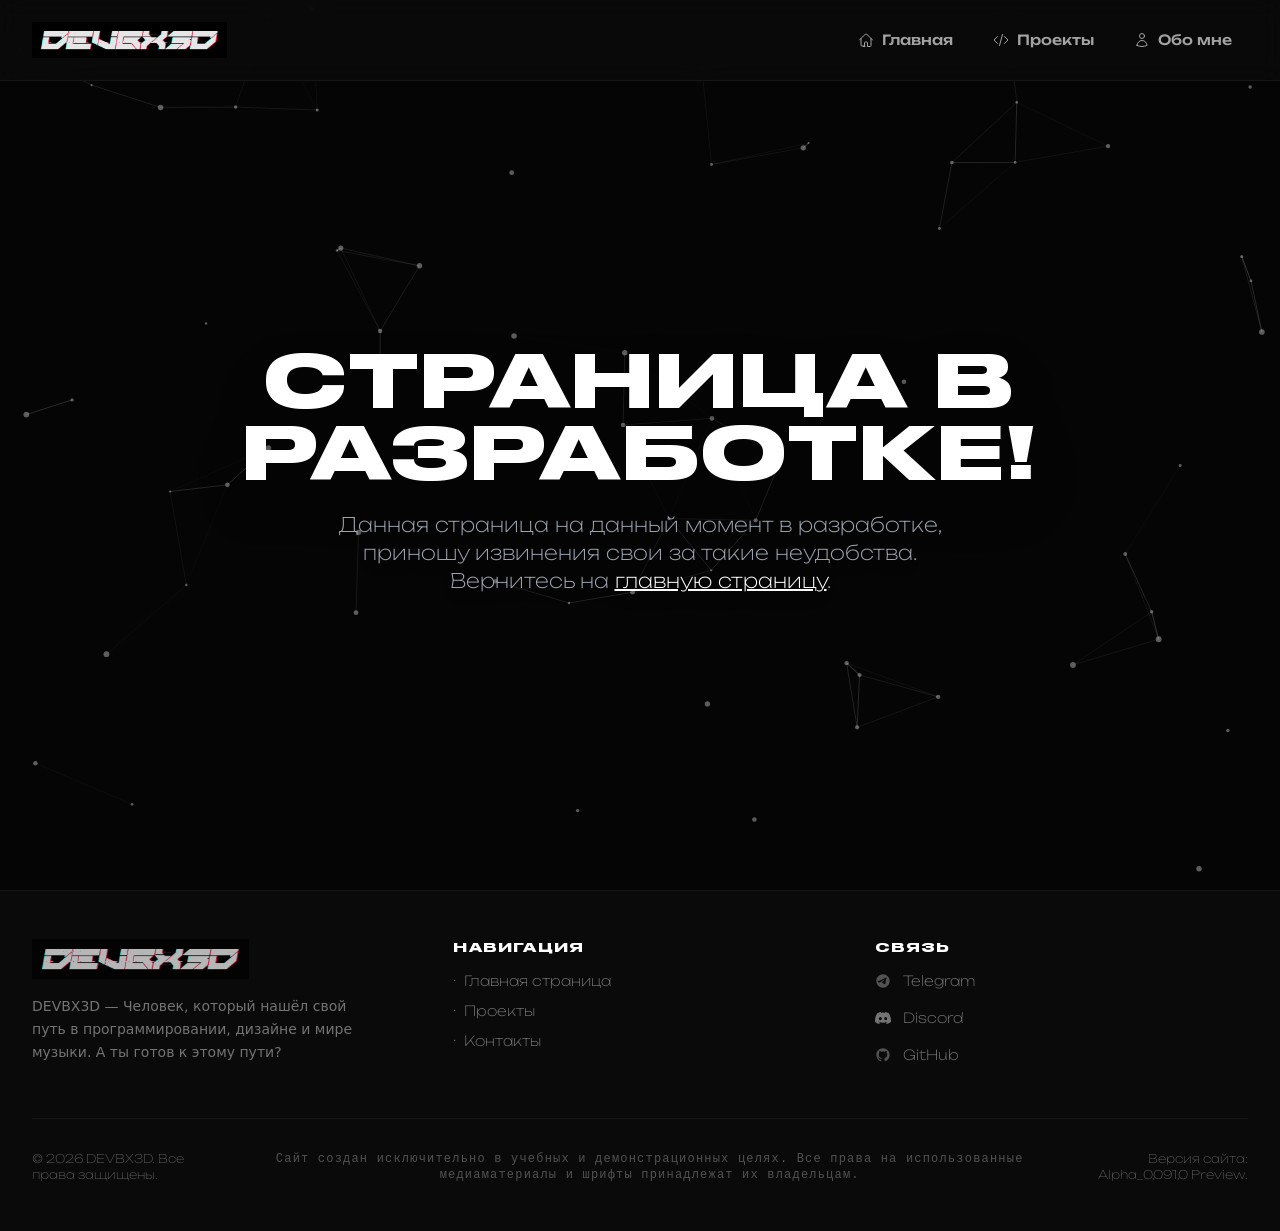
<file: work/index.html>
<!DOCTYPE html>
<html lang="ru" class="scroll-smooth">
<head>
    <meta charset="UTF-8">
    <script async src="https://www.googletagmanager.com/gtag/js?id=G-2N95GX0T1B"></script>
    <script src="/assets/js/analytics.js"></script>
    <meta name="viewport" content="width=device-width, initial-scale=1.0">
    <title>DEVBX3D | МЫ ЕЩЕ РАБОТАЕМ НАД ДАННОЙ СТРАНИЦЕЙ!</title>
    <script src="/assets/3.4.17"></script>
    <script src="/assets/js/config.js" defer></script>
    <script src="/assets/js/bg.js" defer></script>
    <link rel="icon" type="image/png" href="/favicon.png">
    <link href="/assets/style.css" rel="stylesheet">
</head>
<body class="text-neutral-300 font-sans flex flex-col min-h-screen bg-[#050505] antialiased selection:bg-white selection:text-black">
<canvas id="bg-canvas" class="fixed top-0 left-0 w-full h-full -z-10"></canvas>
    <header class="bg-[#0a0a0a]/80 backdrop-blur-md border-b border-neutral-900 fixed top-0 w-full z-50 transition-all">
        <div class="max-w-7xl mx-auto px-6 sm:px-8">
            <div class="flex justify-between items-center h-20">
                <div class="flex-shrink-0">
                    <a href="/" class="flex items-center gap-3 group">
                        <img class="h-9 w-auto object-contain opacity-90 group-hover:opacity-100 group-hover:scale-100 transition-all duration-300" src="/assets/images/logo.png" alt="DEVBX3D Logo">
                        <span class="font-druk text-xs text-white tracking-widest hidden sm:block opacity-70 group-hover:opacity-100 transition-all"></span>
                    </a>
                </div>
                
                <nav class="flex space-x-1 sm:space-x-2">
                    <a href="/" class="unb-200 flex items-center gap-2 px-4 py-2 text-sm font-medium text-neutral-400 hover:text-white rounded-md hover:bg-neutral-900/60 transition-all duration-300">
                        <svg class="w-4 h-4" xmlns="http://www.w3.org/2000/svg" fill="none" viewBox="0 0 24 24" stroke-width="1.5" stroke="currentColor"><path stroke-linecap="round" stroke-linejoin="round" d="m2.25 12 8.954-8.955c.44-.439 1.152-.439 1.591 0L21.75 12M4.5 9.75v10.125c0 .621.504 1.125 1.125 1.125H9.75v-4.875c0-.621.504-1.125 1.125-1.125h2.25c.621 0 1.125.504 1.125 1.125V21.75h4.125c.621 0 1.125-.504 1.125-1.125V9.75M8.25 21.75h2.25" /></svg>
                        <span class="hidden md:inline">Главная</span>
                    </a>
                    <a href="/work/" class="unb-200 flex items-center gap-2 px-4 py-2 text-sm font-medium text-neutral-400 hover:text-white rounded-md hover:bg-neutral-900/60 transition-all duration-300">
                        <svg class="w-4 h-4" xmlns="http://www.w3.org/2000/svg" fill="none" viewBox="0 0 24 24" stroke-width="1.5" stroke="currentColor"><path stroke-linecap="round" stroke-linejoin="round" d="M17.25 6.75 22.5 12l-5.25 5.25m-10.5 0L1.5 12l5.25-5.25m7.5-3-4.5 16.5" /></svg>
                        <span class="hidden md:inline">Проекты</span>
                    </a>
                    <a href="/me/" class="unb-200 flex items-center gap-2 px-4 py-2 text-sm font-medium text-neutral-400 hover:text-white rounded-md hover:bg-neutral-900/60 transition-all duration-300">
                        <svg class="w-4 h-4" xmlns="http://www.w3.org/2000/svg" fill="none" viewBox="0 0 24 24" stroke-width="1.5" stroke="currentColor"><path stroke-linecap="round" stroke-linejoin="round" d="M15.75 6a3.75 3.75 0 1 1-7.5 0 3.75 3.75 0 0 1 7.5 0ZM4.501 20.118a7.5 7.5 0 0 1 14.998 0A17.933 17.933 0 0 1 12 21.75c-2.676 0-5.216-.584-7.499-1.632Z" /></svg>
                        <span class="hidden md:inline">Обо мне</span>
                    </a>
                </nav>
            </div>
        </div>
    </header>

    <main class="flex-grow w-full pt-20">

        <section class="relative w-full h-[90vh] flex flex-col justify-center items-center text-center px-6 overflow-hidden">

            <h3 class="font-druk text-4xl md:text-7xl text-white mb-6 uppercase tracking-wider drop-shadow-2xl">СТРАНИЦА В РАЗРАБОТКЕ!</h3>
            <p class="unb-200 text-base md:text-xl text-gray-400 max-w-2xl mx-auto mb-8 leading-relaxed drop-shadow-lg">Данная страница на данный момент в разработке, приношу извинения свои за такие неудобства. Вернитесь на <a href="/" class="text-white underline">главную страницу</a>.</p>
    </main>

    <footer class="bg-[#0a0a0a] border-t border-neutral-900 mt-auto relative z-10">
        <div class="max-w-7xl mx-auto px-6 py-12 sm:px-8">
            <div class="grid grid-cols-1 md:grid-cols-3 gap-12 border-b border-neutral-900 pb-12">
                
                <div class="flex flex-col items-start space-y-4">
                    <a href="/" class="block group">
                        <img class="h-10 w-auto object-contain opacity-70 group-hover:opacity-100 transition-all duration-300" src="/assets/images/logo.png" alt="DEVBX3D Logo Footer">
                    </a>
                    <p class="unb-200 text-sm text-neutral-500 leading-relaxed font-sans max-w-xs">DEVBX3D — Человек, который нашёл свой путь в программировании, дизайне и мире музыки. А ты готов к этому пути?</p>
                </div>

                <div>
                    <h3 class="text-xs font-druk text-white tracking-widest uppercase mb-4">Навигация</h3>
                    <ul class="space-y-2.5">
                        <li><a href="/" class="unb-200 text-sm text-neutral-500 hover:text-white transition-all flex items-center gap-2"><span>&middot;</span> Главная страница</a></li>
                        <li><a href="/work/" class="unb-200 text-sm text-neutral-500 hover:text-white transition-all flex items-center gap-2"><span>&middot;</span> Проекты</a></li>
                        <li><a href="/contacts/" class="unb-200 text-sm text-neutral-500 hover:text-white transition-all flex items-center gap-2"><span>&middot;</span> Контакты</a></li>
                    </ul>
                </div>

                <div>
                    <h3 class="text-xs font-druk text-white tracking-widest uppercase mb-4">Связь</h3>
                    <ul class="space-y-3">
                        <li>
                            <a href="https://t.me/DevBX3D_Official" class="unb-200 inline-flex items-center gap-3 text-sm text-neutral-500 hover:text-white transition-all group">
                                <svg class="w-4 h-4 text-neutral-600 group-hover:text-white transition-all" viewBox="0 0 24 24" fill="currentColor"><path d="M12 2C6.48 2 2 6.48 2 12s4.48 10 10 10 10-4.48 10-10S17.52 2 12 2zm4.64 6.8c-.15 1.58-.8 5.42-1.13 7.19-.14.75-.42 1-.68 1.03-.58.05-1.02-.38-1.58-.75-.88-.58-1.38-.94-2.23-1.5-1-.65-.35-1 .22-1.62.15-.15 2.7-2.46 2.75-2.67.01-.03.01-.15-.06-.21-.07-.06-.17-.04-.25-.02-.11.02-1.84 1.16-5.2 3.43-.49.33-.94.5-1.34.49-.45-.01-1.3-.25-1.94-.46-.78-.26-1.4-.4-1.35-.85.03-.24.35-.48.96-.74 3.76-1.63 6.27-2.71 7.53-3.23 3.58-1.48 4.32-1.74 4.81-1.75.11 0 .35.03.5.16.13.1.17.24.19.34.02.06.03.19.01.26z"/></svg>
                                <span>Telegram</span>
                            </a>
                        </li>
                        <li>
                            <a href="https://discord.gg/qnye4QB46s" class="unb-200 inline-flex items-center gap-3 text-sm text-neutral-500 hover:text-white transition-all group">
                                <svg class="w-4 h-4 text-neutral-500 transition-all" viewBox="0 0 24 24" fill="currentColor"><path d="M20.317 4.37a19.791 19.791 0 0 0-4.885-1.515.074.074 0 0 0-.079.037c-.21.375-.444.864-.608 1.25a18.27 18.27 0 0 0-5.487 0 12.64 12.64 0 0 0-.617-1.25.077.077 0 0 0-.079-.037A19.736 19.736 0 0 0 3.677 4.37a.07.07 0 0 0-.032.027C.533 9.046-.32 13.58.099 18.057a.082.082 0 0 0 .031.057 19.9 19.9 0 0 0 5.993 3.03.078.078 0 0 0 .084-.028c.462-.63.874-1.295 1.226-1.994.021-.041.001-.09-.041-.106a13.093 13.093 0 0 1-1.873-.894.077.077 0 0 1-.008-.128c.126-.093.252-.19.372-.287a.075.075 0 0 1 .077-.011c3.92 1.793 8.18 1.793 12.061 0a.073.073 0 0 1 .078.009c.12.099.246.195.373.289a.077.077 0 0 1-.006.127 12.298 12.298 0 0 1-1.873.894.077.077 0 0 0-.041.107c.36.698.772 1.362 1.225 1.993a.076.076 0 0 0 .084.028 19.839 19.839 0 0 0 6.002-3.03.077.077 0 0 0 .032-.054c.5-5.177-.838-9.674-3.549-13.66a.061.061 0 0 0-.031-.03zM8.02 15.33c-1.183 0-2.157-1.085-2.157-2.419 0-1.333.956-2.419 2.156-2.419 1.21 0 2.176 1.096 2.157 2.42 0 1.333-.956 2.418-2.156 2.418zm7.975 0c-1.183 0-2.157-1.085-2.157-2.419 0-1.333.955-2.419 2.156-2.419 1.21 0 2.176 1.096 2.157 2.42 0 1.333-.946 2.418-2.156 2.418z"/></svg>
                                <span>Discord</span>
                            </a>
                        </li>
                        <li>
                            <a href="https://github.com/UzalexSP" class="unb-200 inline-flex items-center gap-3 text-sm text-neutral-500 hover:text-white transition-all group">
                                <svg class="w-4 h-4 text-neutral-600 group-hover:text-white transition-all" viewBox="0 0 24 24" fill="currentColor"><path fill-rule="evenodd" clip-rule="evenodd" d="M12 2C6.477 2 2 6.477 2 12c0 4.42 2.865 8.166 6.839 9.489.5.092.682-.217.682-.483 0-.237-.008-.866-.013-1.7-2.782.603-3.369-1.34-3.369-1.34-.454-1.156-1.11-1.462-1.11-1.462-.908-.62.069-.608.069-.608 1.003.07 1.531 1.03 1.531 1.03.892 1.529 2.341 1.087 2.91.831.092-.646.35-1.086.636-1.336-2.22-.253-4.555-1.11-4.555-4.943 0-1.091.39-1.984 1.029-2.683-.103-.253-.446-1.27.098-2.647 0 0 .84-.269 2.75 1.025A9.564 9.564 0 0112 6.844c.85.004 1.705.115 2.504.337 1.909-1.294 2.747-1.025 2.747-1.025.546 1.377.203 2.394.1 2.647.64.699 1.028 1.592 1.028 2.683 0 3.842-2.339 4.687-4.566 4.935.359.309.678.919.678 1.852 0 1.336-.012 2.415-.012 2.743 0 .267.18.579.688.481C19.137 20.162 22 16.418 22 12c0-5.523-4.477-10-10-10z"/></svg>
                                <span>GitHub</span>
                            </a>
                        </li>
                    </ul>
                </div>
            </div>
            
            <div class="mt-8 flex flex-col sm:flex-row justify-between items-center gap-4 text-xs font-mono text-neutral-600">
                <p class="unb-200">&copy; 2026 DEVBX3D. Все права защищены.</p>
                <p class="tracking-widest text-center">Сайт создан исключительно в учебных и демонстрационных целях. Все права на использованные медиаматериалы и шрифты принадлежат их владельцам.</p>
                <p class="unb-200 text-right">Версия сайта: Alpha_0,091,0 Preview.</p>
            </div>
        </div>
    </footer>
</body>
</html>
</file>
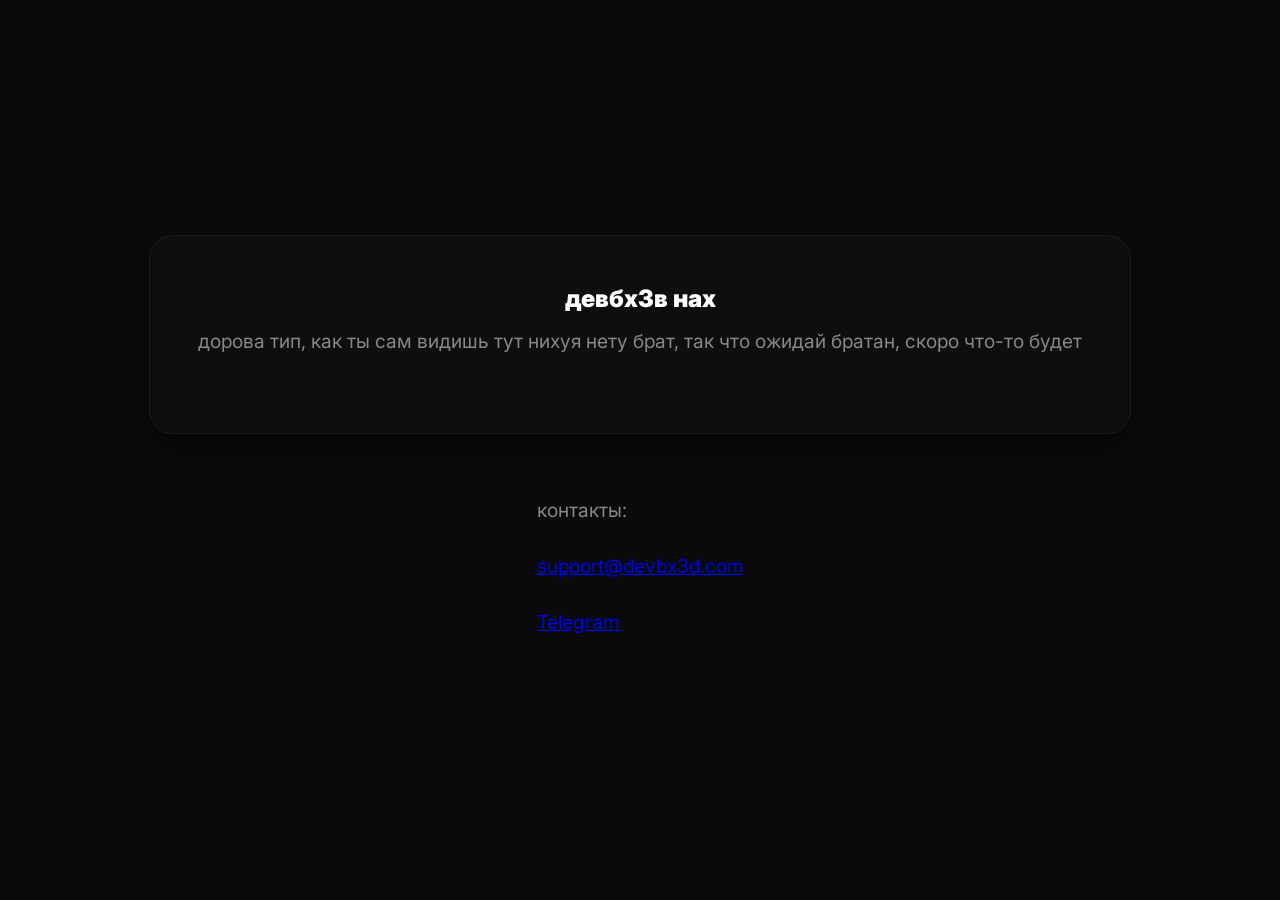
<file: index2.html>
<!DOCTYPE html>
<html lang="ru">
<head>
    <meta charset="UTF-8">
    <meta name="viewport" content="width=device-width, initial-scale=1.0">
    <title>DevBX3D - нету тут нихуя еще</title>
    <style>
        @import url('https://fonts.googleapis.com/css2?family=Inter:wght@400;700;900&display=swap');

        * {
            margin: 0;
            padding: 0;
            box-sizing: border-box;
        }

        body {
            background-color: #0a0a0c; /* Глубокий темный цвет, кайф для глаз */
            color: #ffffff;
            font-family: 'Inter', sans-serif;
            display: flex;
            flex-direction: column;
            align-items: center;
            justify-content: center;
            height: 100vh;
            overflow: hidden;
        }

        .container {
            text-align: center;
            padding: 3rem;
            background: rgba(255, 255, 255, 0.02);
            border: 1px solid rgba(255, 255, 255, 0.05);
            border-radius: 24px;
            backdrop-filter: blur(10px);
            box-shadow: 0 20px 40px rgba(0, 0, 0, 0.4);
            animation: fadeIn 1s ease-out;
        }

        h1, h2 {
            font-size: 1.5rem;
            color: #ffffff;
            font-weight: 900;
            margin-bottom: 1rem;
        }

        p {
            font-size: 1.2rem;
            color: #888888;
            font-weight: 400;
            margin-bottom: 2rem;
        }

        .status {
            margin: 4rem 0 0 0;
            font-size: 1rem;
            color: #888888;
            font-weight: 400;
        }
    </style>
</head>
<body>
    <div class="container">
        <h2>девбх3в нах</h2>
        <p>дорова тип, как ты сам видишь тут нихуя нету брат, так что ожидай братан, скоро что-то будет</p>
    </div>
    <div class="status">
        <p>контакты:</p>
        <p><a href="mailto:support@devbx3d.com">support@devbx3d.com</a></p>
        <p><a href="https://t.me/devbx3d">Telegram</a></p>
</body>
</html>
</file>
<file: assets/style.css>
@import url('https://fonts.googleapis.com/css2?family=Montserrat:ital,wght@0,100..900;1,100..900&family=Raleway:ital,wght@0,100..900;1,100..900&family=Unbounded:wght@200..900&display=swap');
@font-face {
            font-family: 'dw';
            src: url('fonts/druk_wide.ttf') format('truetype');
            font-weight: normal;
            font-style: normal;
        }
        
        .font-druk {
            font-family: 'dw', sans-serif;
            letter-spacing: 0.05em;
        }

        .ral-300 {
            font-family: "Raleway", sans-serif;
            font-optical-sizing: auto;
            font-weight: 300;
            font-style: normal;
        }       

        .unb-200 {
            font-family: "Unbounded", sans-serif;
            font-optical-sizing: auto;
            font-weight: 200;
            font-style: normal;
        }

        .mts-400 {
            font-family: "Montserrat", sans-serif;
            font-optical-sizing: auto;
            font-weight: 600;
            font-style: normal;
        }

        html {
            scroll-behavior: smooth;
        }

        body {
            font-family: "Unbounded", sans-serif;
            background-color: #050505;
            color: #e5e5e5;
        }

        ::-webkit-scrollbar {
            width: 6px;
        }
        ::-webkit-scrollbar-track {
            background: #050505;
        }
        ::-webkit-scrollbar-thumb {
            background: #222;
            border-radius: 3px;
        }
        ::-webkit-scrollbar-thumb:hover {
            background: #444;
        }
</file>
